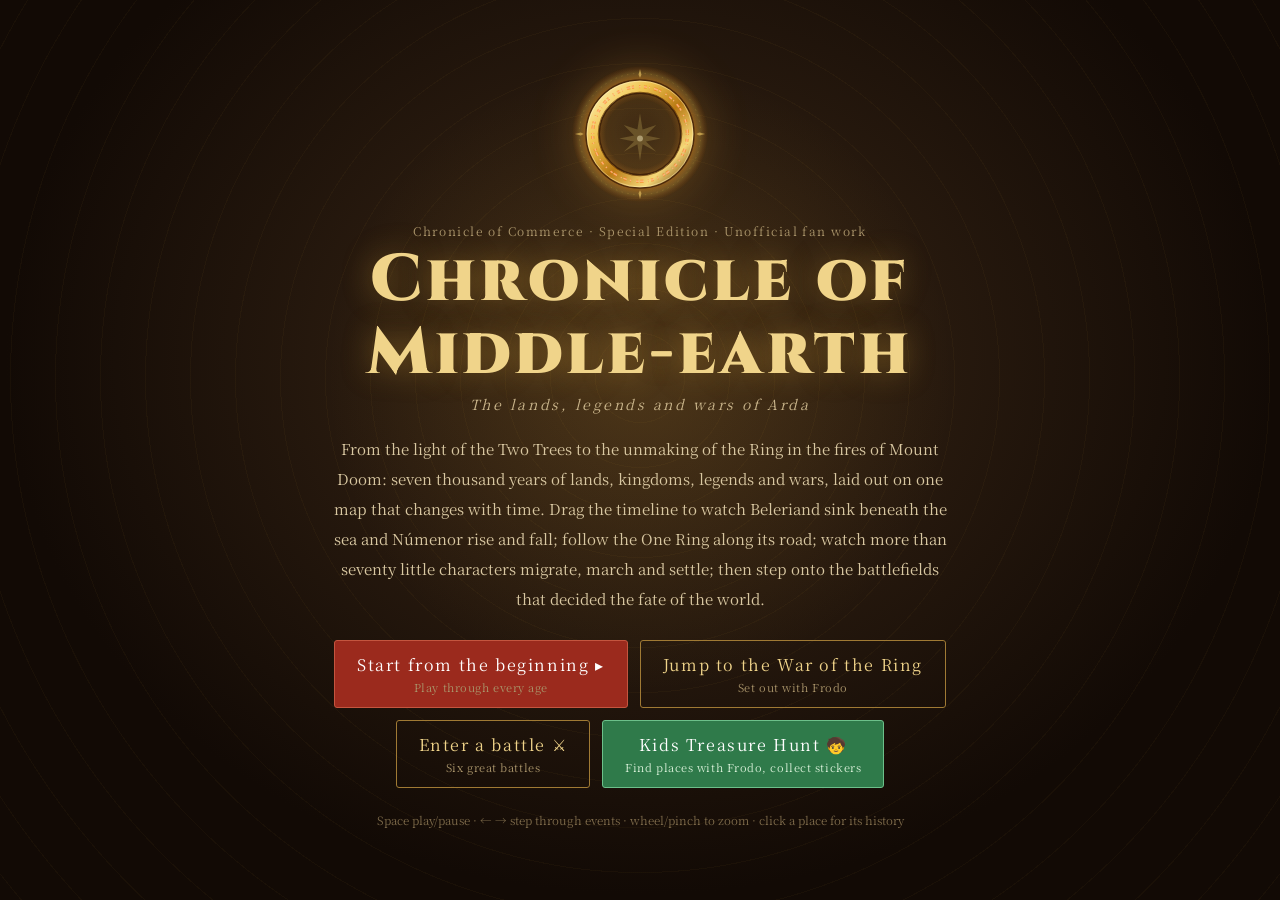
<file: middle-earth.html>
<!doctype html>
<html lang="zh-CN">
<head>
  <meta charset="utf-8" />
  <meta name="viewport" content="width=device-width, initial-scale=1, viewport-fit=cover" />
  <title>中洲纪年 · 指环王版</title>
  <meta name="description" content="可交互的中洲世界地图、编年史、传说导读与主要战役推演。非官方爱好者作品。" />
  <link rel="preconnect" href="https://fonts.googleapis.com" />
  <link rel="preconnect" href="https://fonts.gstatic.com" crossorigin />
  <link href="https://fonts.googleapis.com/css2?family=Cinzel:wght@400;700&family=IM+Fell+English:ital@0;1&family=Noto+Serif+SC:wght@400;600;900&display=swap" rel="stylesheet" />
  <link rel="stylesheet" href="css/me.css" />
  <script>
    (function () {
      var q = new URLSearchParams(location.search).get("lang"), m = null;
      try { m = localStorage.getItem("me-lang"); } catch (e) {}
      var l = q || m || (/^zh/i.test(navigator.language || "") ? "zh" : "en");
      l = l === "en" ? "en" : "zh"; window.ME_LANG = l;
      document.documentElement.lang = l === "en" ? "en" : "zh-CN";
      if (l === "en") document.write('<script src="js/me-en.js"><\/script>');
      var sq = new URLSearchParams(location.search).get("style"), sm = null;
      try { sm = localStorage.getItem("me-style"); } catch (e) {}
      var st = sq || sm; if (st !== "parch" && st !== "h3") st = "paint"; window.ME_STYLE = st;
      document.documentElement.classList.add("st-" + st);
    })();
  </script>
</head>
<body data-era="trees">
  <!-- 封面 -->
  <div id="intro" class="intro">
    <div class="intro-in">
      <div class="intro-ring" aria-hidden="true">
        <svg viewBox="-100 -100 200 200">
          <defs>
            <linearGradient id="ir-gold" x1="0" y1="0" x2="1" y2="1">
              <stop offset="0" stop-color="#fff4b8"/><stop offset=".28" stop-color="#f0c450"/>
              <stop offset=".55" stop-color="#b87a14"/><stop offset=".8" stop-color="#f6d878"/><stop offset="1" stop-color="#6e4208"/>
            </linearGradient>
            <radialGradient id="ir-glow" cx=".5" cy=".5" r=".5">
              <stop offset=".5" stop-color="#ff9a20" stop-opacity="0"/>
              <stop offset=".76" stop-color="#ff8a18" stop-opacity=".45"/>
              <stop offset=".9" stop-color="#ffcc50" stop-opacity=".2"/>
              <stop offset="1" stop-color="#ff6a00" stop-opacity="0"/>
            </radialGradient>
            <path id="ir-txt" d="M 0,-64 A 64,64 0 1,1 -0.1,-64" />
          </defs>
          <circle r="92" fill="url(#ir-glow)"/>
          <g class="ir-spin">
            <circle r="82" fill="none" stroke="rgba(240,196,80,.28)" stroke-width=".8" stroke-dasharray="2 6"/>
            <path d="M0,-88L2,-80L0,-76L-2,-80ZM0,88L2,80L0,76L-2,80ZM-88,0L-80,2L-76,0L-80,-2ZM88,0L80,2L76,0L80,-2Z" fill="#e8c060" opacity=".65"/>
          </g>
          <circle r="64" fill="none" stroke="#2a1204" stroke-width="20" opacity=".65"/>
          <circle r="64" fill="none" stroke="url(#ir-gold)" stroke-width="16"/>
          <circle r="71.5" fill="none" stroke="#fff6c8" stroke-width=".9" opacity=".65"/>
          <circle r="56.5" fill="none" stroke="#5a3006" stroke-width="1.2" opacity=".8"/>
          <circle r="64" fill="none" stroke="#fffae0" stroke-width="2" stroke-dasharray="1.5 5 4 3 1 6 5 2 3 7" opacity=".85" class="ir-runes"/>
          <circle r="64" fill="none" stroke="#ff6a10" stroke-width="4.5" stroke-dasharray="1.5 5 4 3 1 6 5 2 3 7" opacity=".45" class="ir-runes"/>
          <path d="M0,-28L3.5,-6L22,-12L8,2L28,6L8,10L22,24L3.5,14L0,36L-3.5,14L-22,24L-8,10L-28,6L-8,2L-22,-12L-3.5,-6Z" fill="#f6d878" opacity=".22"/>
          <circle cy="6" r="4" fill="#fff4c8" opacity=".45"/>
        </svg>
      </div>
      <p class="intro-k">商海时报 · 特别版 · 非官方爱好者作品</p>
      <h1>中洲纪年</h1>
      <p class="intro-en">A Chronicle of Middle-earth</p>
      <p class="intro-p">从双圣树的光，到魔戒在末日火山中熔化——七千多年的大陆、王国、传说与战争，铺在一张会随时间变化的地图上。拖动时间，看贝烈瑞安德沉入大海、努门诺尔升起又覆灭；跟着至尊戒走完它的路；看六十多位 Q 版人物在大陆上迁徙、远征、定居；走进战场，亲身经历那几场决定世界的战役。</p>
      <div class="intro-btns">
        <button data-start="begin" class="pri">从头开始 ▸<small>自动播放全部纪元</small></button>
        <button data-start="war">直接去魔戒大战<small>跟着弗罗多出发</small></button>
        <button data-start="battle">身临战场 ⚔<small>六场主要战役</small></button>
        <button data-start="kids" class="kid">小朋友寻宝 🧒<small>跟着弗罗多找地方、集贴纸</small></button>
      </div>
      <p class="intro-note">空格 播放/暂停 · ← → 逐个事件 · 滚轮/双指 缩放地图 · 点击地名查看历史</p>
    </div>
  </div>

  <header class="top">
    <a class="brand" href="index.html">商海时报</a>
    <b class="ttl">中洲纪年<small>指环王版</small></b>
    <nav>
      <a href="index.html">首页</a><a href="family.html">家族版</a><a href="fashion.html">时尚版</a>
    </nav>
    <button id="kidsBtn" class="lang kidb" aria-label="小朋友模式">🧒 小朋友</button>
    <button id="styleBtn" class="lang sty" aria-label="Map style / 地图风格"></button>
    <button id="langBtn" class="lang" aria-label="Language / 语言">EN</button>
    <button id="panelToggle" class="ptog" aria-label="切换侧栏">☰</button>
  </header>

  <main class="stage">
    <aside class="panel" id="panel">
      <div id="tabs" class="tabs" role="tablist">
        <button data-tab="chron" class="on">编年</button>
        <button data-tab="chars">人物</button>
        <button data-tab="legends">传说</button>
        <button data-tab="battles">战役</button>
      </div>
      <div class="pane" data-pane="chron"><div id="chron" class="chron"></div></div>
      <div class="pane" data-pane="chars" hidden><div id="chars" class="chars"></div></div>
      <div class="pane" data-pane="legends" hidden><div id="legends" class="legends"></div><div id="reader" class="reader" hidden></div></div>
      <div class="pane" data-pane="battles" hidden><div id="battles" class="battles"></div></div>
      <p class="disc">非官方爱好者作品，与托尔金遗产委员会、Middle-earth Enterprises、华纳兄弟等均无关联。地图为原创示意图、不按比例；文字为原创中文概述。</p>
    </aside>

    <div class="mapwrap">
      <svg id="map" xmlns="http://www.w3.org/2000/svg" preserveAspectRatio="xMidYMid slice" role="img" aria-label="中洲地图"></svg>
      <div id="mini" class="h3mini" aria-label="小地图"></div>
      <div class="mapframe" aria-hidden="true"><i class="c tl"></i><i class="c tr"></i><i class="c bl"></i><i class="c br"></i></div>
      <svg class="compass" viewBox="-60 -60 120 120" aria-hidden="true">
        <circle r="48" fill="rgba(239,228,200,.35)" stroke="#5a4326" stroke-width="1.2"/>
        <circle r="44" fill="none" stroke="#5a4326" stroke-width=".6"/>
        <circle r="41" fill="none" stroke="#5a4326" stroke-width="1.8" stroke-dasharray=".8 2.78"/>
        <circle r="34" fill="none" stroke="#8a6a3a" stroke-width=".6" stroke-dasharray="2 2"/>
        <g opacity=".65">
          <path d="M0,-38L2.2,-4L0,0ZM38,0L4,2.2L0,0ZM0,38L-2.2,4L0,0ZM-38,0L-4,-2.2L0,0Z" fill="#7a5a32" transform="rotate(22.5)"/>
          <path d="M0,-38L-2.2,-4L0,0ZM38,0L4,-2.2L0,0ZM0,38L2.2,4L0,0ZM-38,0L-4,2.2L0,0Z" fill="#d8c498" stroke="#5a4326" stroke-width=".4" transform="rotate(22.5)"/>
          <path d="M0,-38L2.2,-4L0,0ZM38,0L4,2.2L0,0ZM0,38L-2.2,4L0,0ZM-38,0L-4,-2.2L0,0Z" fill="#7a5a32" transform="rotate(67.5)"/>
          <path d="M0,-38L-2.2,-4L0,0ZM38,0L4,-2.2L0,0ZM0,38L2.2,4L0,0ZM-38,0L-4,2.2L0,0Z" fill="#d8c498" stroke="#5a4326" stroke-width=".4" transform="rotate(67.5)"/>
        </g>
        <g transform="rotate(45)">
          <path d="M0,-34L4,-4L0,0ZM34,0L4,4L0,0ZM0,34L-4,4L0,0ZM-34,0L-4,-4L0,0Z" fill="#9a3a2a"/>
          <path d="M0,-34L-4,-4L0,0ZM34,0L4,-4L0,0ZM0,34L4,4L0,0ZM-34,0L-4,4L0,0Z" fill="#e2c896" stroke="#5a4326" stroke-width=".5"/>
        </g>
        <path d="M0,-47L5.5,-6L0,0ZM47,0L6,5.5L0,0ZM0,47L-5.5,6L0,0ZM-47,0L-6,-5.5L0,0Z" fill="#4a341c"/>
        <path d="M0,-47L-5.5,-6L0,0ZM47,0L6,-5.5L0,0ZM0,47L5.5,6L0,0ZM-47,0L-6,5.5L0,0Z" fill="#f4e8c8" stroke="#4a341c" stroke-width=".6"/>
        <path d="M0,-53L3,-46L0,-48L-3,-46Z" fill="#c99a2e" stroke="#4a341c" stroke-width=".4"/>
        <circle r="6.5" fill="#4a341c"/><circle r="4.5" fill="#d8a838" stroke="#fff2b8" stroke-width=".5"/><circle r="1.6" fill="#4a341c"/>
        <text y="-50" text-anchor="middle" font-size="8.5" font-weight="700" font-family="Cinzel,serif" fill="#4a341c">N</text>
        <text y="56" text-anchor="middle" font-size="6.5" font-family="Cinzel,serif" fill="#6b5232">S</text>
        <text x="53" y="2.5" text-anchor="middle" font-size="6.5" font-family="Cinzel,serif" fill="#6b5232">E</text>
        <text x="-53" y="2.5" text-anchor="middle" font-size="6.5" font-family="Cinzel,serif" fill="#6b5232">W</text>
      </svg>
      <div class="zoom"><button id="zin" aria-label="放大">＋</button><button id="zout" aria-label="缩小">－</button><button id="zfit" aria-label="本纪元全图">⌂</button></div>
      <div class="legend-key"><span class="k-elf">▲ 精灵</span><span class="k-man">■ 人类</span><span class="k-dwarf">◆ 矮人</span><span class="k-hob">● 霍比特</span><span class="k-dark">✕ 暗影</span><span class="k-ring">◉ 至尊戒</span></div>
      <div id="scalebar" class="scalebar"><i></i><b></b></div>
      <div id="eraFlash" class="era-flash"></div>
      <div id="follow" class="follow" hidden></div>
      <div id="toast" class="toast"></div>
      <div id="debut" class="debut-box" aria-live="polite"></div>
      <div id="card" class="card" hidden></div>
    </div>
  </main>

  <footer id="tm" class="tm">
    <div class="tm-ctl">
      <button id="tmPrev" aria-label="上一个事件">‹</button>
      <button id="tmPlay" class="play" aria-label="播放"></button>
      <button id="tmNext" aria-label="下一个事件">›</button>
      <button id="tmSpeed" class="spd">1×</button>
      <div class="tm-date"><b id="tmDate"></b><span id="tmEra"></span><em id="tmCal"></em></div>
    </div>
    <div id="tmTrack" class="tm-track">
      <div id="tmBands" class="tm-bands"></div>
      <div class="tm-rail"><div id="tmFill" class="tm-fill"></div></div>
      <div id="tmTicks" class="tm-ticks"></div>
      <div id="tmThumb" class="tm-thumb"></div>
      <div id="tmHover" class="tm-hover"></div>
    </div>
  </footer>

  <!-- 战场 -->
  <section id="battle" class="battle" hidden>
    <div class="b-top">
      <div><b id="bTitle"></b><span id="bEn"></span></div>
      <div class="b-ctl"><span id="bK"></span><button id="bAuto">自动推进</button><button id="bSound">声音 关</button><button id="bClose" aria-label="关闭">×</button></div>
    </div>
    <div class="b-body">
      <div class="b-field">
        <svg id="bsvg" xmlns="http://www.w3.org/2000/svg" preserveAspectRatio="xMidYMid meet"></svg>
        <div id="bOverlay" class="b-overlay"></div>
        <div id="bBanner" class="b-banner" hidden></div>
        <div id="bTactics" class="b-tactics" hidden></div>
        <div class="b-key"><span class="w">■ 西方/自由人民</span><span class="e">■ 黑暗势力</span><span class="y">★ 你（点击友军随行 · 点击敌军突击）</span></div>
      </div>
      <div class="b-side">
        <div id="bDots" class="b-dots"></div>
        <div id="bText" class="b-text"></div>
      </div>
    </div>
  </section>

  <!-- 关键时刻 -->
  <section id="moment" class="moment" hidden></section>

  <script src="js/me-world.js"></script>
  <script src="js/me-data.js"></script>
  <script src="js/me-battles.js"></script>
  <script src="js/me-chars.js"></script>
  <script src="js/me-portrait.js"></script>
  <script src="js/me-deco.js"></script>
  <script src="js/me-h3.js"></script>
<script src="js/me-models.js"></script>
<script src="js/me-relief.js"></script>
  <script src="js/me-life.js"></script>
  <script src="js/me-bio.js"></script>
  <script src="js/me-legends.js"></script>
  <script src="js/me-moments.js"></script>
  <script src="js/me-scene.js"></script>
  <script src="js/me-i18n.js"></script>
  <script src="js/me.js"></script>
  <script src="js/me-kids.js"></script>
</body>
</html>
</file>
<file: css/me.css>
/* 中洲纪年 · 羊皮纸与墨 */
:root {
  --paper: #efe4c8; --paper2: #e5d6b2; --ink: #3a2a18; --ink2: #6b5232; --muted: #8a7353;
  --red: #9b2a1d; --gold: #c99a2e; --elf: #3f6d8c; --man: #7a3b2a; --dwarf: #6a5a3c; --hob: #5f7a33; --dark: #2a1a14; --ring: #c99a2e;
  --sea: #c9cdbf; --land: #ecdfbf;
  --serif: "Noto Serif SC", "Songti SC", serif; --fell: "IM Fell English", "Noto Serif SC", serif; --cinzel: "Cinzel", "Noto Serif SC", serif;
  --top: 46px; --tmh: 78px; --pw: 380px;
}
* { box-sizing: border-box; }
html, body { margin: 0; height: 100%; overflow: hidden; }
body { background: #d9caa4; color: var(--ink); font-family: var(--serif); -webkit-font-smoothing: antialiased; }
button { font: inherit; color: inherit; cursor: pointer; }
[hidden] { display: none !important; }

/* ——顶栏—— */
.top { position: fixed; inset: 0 0 auto 0; height: var(--top); display: flex; align-items: center; gap: 16px; padding: 0 16px; background: var(--dark); color: #e9dcbc; z-index: 30; border-bottom: 2px solid var(--gold); }
.top .brand { font-family: var(--serif); font-weight: 900; color: #e9dcbc; text-decoration: none; letter-spacing: .1em; font-size: 14px; opacity: .8; }
.top .ttl { font-family: var(--cinzel); font-size: 18px; letter-spacing: .12em; color: var(--gold); }
.top .ttl small { font-family: var(--serif); font-size: 11px; color: #cdbb92; margin-left: 8px; letter-spacing: .2em; }
.top nav { margin-left: auto; display: flex; gap: 14px; font-size: 13px; }
.top nav a { color: #cdbb92; text-decoration: none; } .top nav a:hover { color: #fff; }
.ptog { display: inline-flex; align-items: center; justify-content: center; background: none; border: 1px solid #8a6a3a; color: var(--gold); border-radius: 12px; padding: 2px 10px; font-size: 13px; }
.ptog:hover { background: rgba(201, 166, 64, .15); color: #fff; }
@media (min-width: 861px) {
  body.panel-shut .panel { display: none; }
}

/* ——主区—— */
.stage { position: fixed; top: var(--top); bottom: var(--tmh); left: 0; right: 0; display: flex; }
.panel { width: var(--pw); flex: none; background: var(--paper); border-right: 1px solid #b9a37a; display: flex; flex-direction: column; min-height: 0; box-shadow: 4px 0 18px rgba(60, 40, 10, .18); z-index: 5; }
.mapwrap { position: relative; flex: 1; min-width: 0; overflow: hidden; background: var(--sea); }
#map { width: 100%; height: 100%; display: block; touch-action: none; cursor: grab; user-select: none; }
#map:active { cursor: grabbing; }

/* ——地图元素—— */
.sea { fill: var(--sea); } .sea-h { stroke: #9ea596; stroke-width: 1; fill: none; }
.land { fill: var(--land); }
.coastline { fill: none; stroke: #5a4326; stroke-width: 1.4; }
.land.coastline { fill: var(--land); }
.ripple { fill: none; stroke: #8e9886; } .ripple.r0 { opacity: .12; } .ripple.r1 { opacity: .18; } .ripple.r2 { opacity: .3; }
.paper { mix-blend-mode: multiply; }
.era-layer { transition: opacity 2.6s ease, transform 4s ease; transform-origin: -250px 200px; }
.bel.gone { opacity: 0; transform: translateY(18px) scale(.985); pointer-events: none; }
.nu { transform-origin: -430px 600px; } .nu.gone { opacity: 0; transform: scale(.9); pointer-events: none; }
.lake { fill: #bcc6bb; stroke: #5a4326; stroke-width: .9; }
.river { fill: none; stroke: #6f8a96; stroke-linecap: round; opacity: .85; }
.trees { fill: #7f8a55; stroke: #4c5530; stroke-width: .5; opacity: .85; }
.trees.gold { fill: #c9a640; stroke: #7d6420; }
.mt { fill: #e8d8b0; stroke: #5a4326; stroke-width: .9; stroke-linejoin: round; }
.mt-h { fill: none; stroke: #5a4326; stroke-width: .5; opacity: .6; }
.mts.dark .mt { fill: #a8957a; stroke: #2e2015; } .mts.dark .mt-h { stroke: #2e2015; }
.mt.big { fill: #ddc9a0; stroke-width: 1.2; }
.peak.fire .mt { fill: #7a4a33; stroke: #2a1408; }
.ember { fill: #ff7a2a; opacity: .75; animation: ember 3.2s ease-in-out infinite; }
@keyframes ember { 50% { opacity: 1; fill: #ffb03a; } }

.realm { opacity: 0; transition: opacity 1.4s; pointer-events: none; } .realm.on { opacity: 1; }
.rg-elf { stop-color: #4b84ad; } .rg-man { stop-color: #a8483a; } .rg-dwarf { stop-color: #8a6a3a; } .rg-dark { stop-color: #1d0e08; } .rg-rohan { stop-color: #5f8a3a; }
.realm-n { font-family: var(--serif); font-weight: 600; text-anchor: middle; font-size: calc(11px * var(--k, 1)); letter-spacing: .25em; opacity: .7; paint-order: stroke; stroke: rgba(236, 223, 191, .7); stroke-width: calc(3px * var(--k, 1)); }
.realm-n.c-elf { fill: #2a5574; } .realm-n.c-man { fill: #7a2b20; } .realm-n.c-dwarf { fill: #5a4426; } .realm-n.c-dark { fill: #1a0c06; } .realm-n.c-rohan { fill: #3e5e22; }
.realm.soft .realm-n { display: none; }

.sc { transform: scale(var(--k, 1)); }
.lbl .sc { transform: scale(calc(.45 + var(--k, 1) * .55)); }
.lbl { transition: opacity .8s; pointer-events: none; } .lbl.off { opacity: 0; }
.lbl-n { font-family: var(--serif); font-weight: 600; font-size: calc(var(--fs) * 1px); text-anchor: middle; fill: #5a4326; letter-spacing: .3em; opacity: .75; }
.lbl-en { font-family: var(--cinzel); font-size: calc(var(--fs) * .45px); text-anchor: middle; fill: #7a6040; letter-spacing: .35em; opacity: .7; }
.lbl-n.it { font-style: italic; font-weight: 400; letter-spacing: .15em; text-anchor: start; fill: #6b5232; }
.sea-l .lbl-n { fill: #4e6268; font-style: italic; } .sea-l .lbl-en { fill: #5c7074; }
#map.far .mt-l { display: none; }
.edge-n { font-family: var(--serif); font-size: 13px; fill: #4e6268; font-style: italic; }
.edge-en { font-family: var(--cinzel); font-size: 8px; fill: #5c7074; letter-spacing: .3em; }

.pl { cursor: pointer; transition: opacity .6s; } .pl.off { opacity: 0; pointer-events: none; }
#map.far .pl.minor { display: none; }
.pl .ic { stroke: #f4ead0; stroke-width: 1.2; }
.pl.k-elf .ic { fill: var(--elf); } .pl.k-man .ic { fill: var(--man); } .pl.k-dwarf .ic { fill: var(--dwarf); } .pl.k-hob .ic { fill: var(--hob); } .pl.k-site .ic { fill: #6b5232; }
.pl.k-dark .ic { stroke: var(--dark); stroke-width: 2.4; fill: none; }
.pl.dk .ic { fill: var(--dark); } .pl.dk .pl-n { fill: #2a1a14; }
.ruinx { stroke: var(--red); stroke-width: 1.4; display: none; } .pl.ruin .ruinx { display: inline; } .pl.ruin .ic { opacity: .45; } .pl.ruin .pl-n { fill: #8a7353; font-style: italic; }
.pl-n { font-family: var(--serif); font-size: 11px; fill: var(--ink); font-weight: 600; paint-order: stroke; stroke: rgba(240, 230, 204, .9); stroke-width: 3px; stroke-linejoin: round; }
.pl.minor .pl-n { font-size: 9.5px; font-weight: 400; }
.pl:hover .pl-n { fill: var(--red); }

.jpath { fill: none; stroke-width: 2.2; stroke-dasharray: 5 4; stroke-linecap: round; opacity: .95; }
.jpath.done { opacity: .5; }
.jdot { stroke: #fff; stroke-width: 1.5; }
.jname { font-size: 10.5px; font-weight: 600; paint-order: stroke; stroke: rgba(240, 230, 204, .92); stroke-width: 3px; }
.ring-glow { fill: #ffd25a; opacity: .55; animation: rg 2.2s ease-in-out infinite; }
@keyframes rg { 50% { opacity: .9; } }
.ring-o { fill: none; stroke: #c99a2e; stroke-width: 2.2; }
.ring-n { font-family: var(--serif); font-size: 10px; fill: #8a6410; font-weight: 600; paint-order: stroke; stroke: rgba(255, 245, 210, .9); stroke-width: 3px; }
.pulse circle { fill: none; stroke: var(--red); stroke-width: 2; animation: pulse 2.4s ease-out forwards; }
.pulse .p2 { animation-delay: .5s; opacity: 0; }
.pulse.k-elf circle { stroke: var(--elf); } .pulse.k-ring circle { stroke: var(--gold); stroke-width: 3; } .pulse.k-hob circle { stroke: var(--hob); } .pulse.k-dwarf circle { stroke: var(--dwarf); }
@keyframes pulse { 0% { r: 3; opacity: 1; } 100% { r: 34; opacity: 0; } }

/* 纪元色调 */
body[data-era="trees"] .mapwrap { filter: sepia(.25) brightness(.97); }
body[data-era="war"] .mapwrap::after { content: ""; position: absolute; inset: 0; pointer-events: none; background: radial-gradient(ellipse at 78% 62%, rgba(40, 10, 0, .28), transparent 55%); }

.zoom { position: absolute; right: 14px; top: 14px; display: flex; flex-direction: column; gap: 4px; z-index: 3; }
.zoom button { width: 32px; height: 32px; background: rgba(239, 228, 200, .92); border: 1px solid #8a7353; border-radius: 4px; font-size: 16px; }
.legend-key { position: absolute; right: 14px; bottom: 12px; display: flex; gap: 10px; flex-wrap: wrap; justify-content: flex-end; font-size: 11px; background: rgba(239, 228, 200, .85); padding: 4px 10px; border-radius: 3px; border: 1px solid #b9a37a; z-index: 3; }
.legend-key .k-elf { color: var(--elf); } .legend-key .k-man { color: var(--man); } .legend-key .k-dwarf { color: var(--dwarf); } .legend-key .k-hob { color: var(--hob); } .legend-key .k-dark { color: var(--dark); } .legend-key .k-ring { color: #a07a14; }

.era-flash { position: absolute; left: 50%; top: 36%; transform: translate(-50%, -50%); font-family: var(--serif); font-weight: 900; font-size: clamp(22px, 3.4vw, 40px); letter-spacing: .3em; color: #3a2a18; text-shadow: 0 0 18px #f4ead0, 0 0 4px #f4ead0; opacity: 0; pointer-events: none; white-space: nowrap; z-index: 4; }
.era-flash.on { animation: eflash 3.6s ease forwards; }
@keyframes eflash { 0% { opacity: 0; letter-spacing: .6em; } 20%, 70% { opacity: 1; letter-spacing: .3em; } 100% { opacity: 0; } }

.toast { position: absolute; left: 18px; top: 16px; width: min(360px, calc(100% - 80px)); background: rgba(244, 236, 214, .97); border: 1px solid #a88f63; border-left: 4px solid var(--red); padding: 12px 16px 12px; box-shadow: 0 8px 26px rgba(50, 30, 5, .25); opacity: 0; transform: translateY(-8px); transition: opacity .4s, transform .4s; pointer-events: none; z-index: 4; }
.toast.on { opacity: 1; transform: none; pointer-events: auto; }
.toast.k-elf { border-left-color: var(--elf); } .toast.k-ring { border-left-color: var(--gold); } .toast.k-hob { border-left-color: var(--hob); } .toast.k-dwarf { border-left-color: var(--dwarf); } .toast.k-dark { border-left-color: var(--dark); }
.ts-d { font-size: 11px; color: var(--muted); letter-spacing: .1em; }
.toast b { display: block; font-size: 17px; margin: 3px 0 4px; }
.toast p { margin: 0; font-size: 13px; line-height: 1.7; color: #4a3820; }
.go-b { margin-top: 10px; background: var(--dark); color: #f0d48a; border: 0; padding: 6px 14px; border-radius: 3px; font-size: 13px; letter-spacing: .1em; }
.go-b:hover { background: var(--red); color: #fff; }
.go-b.wide { display: block; width: 100%; margin-top: 16px; padding: 10px; }

.card { position: absolute; right: 60px; top: 14px; width: min(320px, calc(100% - 90px)); max-height: 60%; overflow: auto; background: #f4ecd6; border: 1px solid #a88f63; padding: 14px 16px; box-shadow: 0 8px 26px rgba(50, 30, 5, .25); z-index: 4; }
.card .x { position: absolute; right: 8px; top: 4px; background: none; border: 0; font-size: 20px; color: var(--muted); }
.pc-k { font-size: 11px; color: var(--muted); font-family: var(--fell); }
.card h3 { margin: 2px 0 8px; font-size: 20px; }
.pc-d { margin: 0 0 10px; font-size: 13.5px; line-height: 1.75; color: var(--ink); }
.pc-ev { list-style: none; padding: 0; margin: 0; font-size: 13px; }
.pc-ev li { padding: 6px 0; border-top: 1px dotted #b9a37a; cursor: pointer; } .pc-ev li:hover { color: var(--red); }
.pc-ev b { display: block; font-size: 11px; color: var(--muted); font-weight: 400; }
.muted { color: var(--muted); font-size: 13px; }

/* ——侧栏—— */
.tabs { display: flex; border-bottom: 1px solid #b9a37a; flex: none; }
.tabs button { flex: 1; background: none; border: 0; padding: 12px 0 10px; font-weight: 600; letter-spacing: .4em; color: var(--muted); border-bottom: 3px solid transparent; }
.tabs button.on { color: var(--red); border-bottom-color: var(--red); }
.p-search { position: relative; padding: 8px 14px 6px; border-bottom: 1px solid #cdb98f; flex: none; background: rgba(255, 248, 230, .45); }
.p-search input { width: 100%; padding: 6px 11px; border: 1px solid #bfa87c; border-radius: 14px; background: rgba(255, 252, 242, .9); color: var(--ink); font: 12.5px var(--serif); outline: none; transition: border-color .2s, box-shadow .2s; }
.p-search input:focus { border-color: var(--red); box-shadow: 0 0 0 2px rgba(155, 42, 29, .15); }
.p-res { position: absolute; left: 10px; right: 10px; top: calc(100% + 2px); max-height: 360px; overflow: auto; background: #faf3e0; border: 1px solid #a88f63; border-radius: 6px; box-shadow: 0 10px 26px rgba(40, 20, 0, .28); padding: 6px 8px; z-index: 12; }
.pr-g { margin-bottom: 6px; } .pr-g:last-child { margin-bottom: 0; }
.pr-g > b { display: block; font-size: 10.5px; color: var(--muted); letter-spacing: .15em; padding: 2px 6px; border-bottom: 1px dotted #d9c9a4; }
.pr-g button { display: flex; align-items: baseline; justify-content: space-between; gap: 8px; width: 100%; text-align: left; background: none; border: 0; padding: 5px 6px; font-size: 13px; color: var(--ink); border-radius: 4px; }
.pr-g button:hover { background: rgba(155, 42, 29, .08); color: var(--red); }
.pr-g button small { font-size: 11px; color: var(--muted); font-family: var(--fell); white-space: nowrap; overflow: hidden; text-overflow: ellipsis; max-width: 55%; }
.pane { flex: 1; min-height: 0; overflow: auto; padding: 4px 16px 16px; scrollbar-width: thin; }
.disc { flex: none; margin: 0; padding: 8px 16px 10px; font-size: 10.5px; line-height: 1.6; color: var(--muted); border-top: 1px solid #cdb98f; }
.ch-era { position: sticky; top: -4px; background: var(--paper); margin: 0; padding: 14px 0 6px; font-size: 15px; letter-spacing: .25em; border-bottom: 2px solid var(--c); z-index: 1; }
.ch-era small { font-family: var(--fell); font-style: italic; font-weight: 400; color: var(--muted); letter-spacing: 0; margin-left: 10px; font-size: 12px; }
.chron ul { list-style: none; margin: 0; padding: 0; }
.chron li { position: relative; display: flex; align-items: baseline; gap: 10px; padding: 7px 4px 7px 14px; border-bottom: 1px dotted #cdb98f; cursor: pointer; font-size: 13.5px; }
.chron li::before { content: ""; position: absolute; left: 2px; top: 13px; width: 6px; height: 6px; border-radius: 50%; background: #b9a37a; }
.chron li.k-elf::before { background: var(--elf); } .chron li.k-man::before { background: var(--man); } .chron li.k-dwarf::before { background: var(--dwarf); } .chron li.k-hob::before { background: var(--hob); } .chron li.k-dark::before { background: var(--dark); } .chron li.k-ring::before { background: var(--gold); box-shadow: 0 0 0 2px rgba(201, 154, 46, .3); } .chron li.k-war::before { background: var(--red); }
.chron li .d { flex: none; width: 92px; font-size: 11px; color: var(--muted); }
.chron li b { font-weight: 600; flex: 1; }
.chron li.past { color: #8a7353; } .chron li.past b { font-weight: 400; }
.chron li.cur { background: rgba(155, 42, 29, .08); color: var(--ink); } .chron li.cur b { color: var(--red); font-weight: 600; }
.chron li:hover b { color: var(--red); }
.mini { flex: none; background: none; border: 1px solid #b9a37a; border-radius: 3px; padding: 0 6px; font-size: 12px; color: var(--ink2); margin: 0; }
.mini:hover { background: var(--dark); color: #f0d48a; }
.hint { font-size: 12.5px; color: var(--muted); line-height: 1.7; margin: 12px 0; }

.lg-card, .bt-card { display: grid; grid-template-columns: 1fr auto; gap: 2px 10px; width: 100%; text-align: left; background: #f6eedb; border: 1px solid #c9b48a; border-radius: 4px; padding: 12px 14px; margin-bottom: 10px; transition: transform .2s, box-shadow .2s; }
.lg-card:hover, .bt-card:hover { transform: translateY(-2px); box-shadow: 0 6px 16px rgba(60, 40, 10, .18); border-color: var(--red); }
.lg-card b, .bt-card b { grid-column: 1; font-size: 17px; }
.lg-card i, .bt-card i { grid-column: 1; font-family: var(--fell); font-size: 12.5px; color: var(--muted); }
.lg-y, .bt-y { grid-column: 1 / -1; font-size: 10.5px; color: var(--red); letter-spacing: .2em; }
.lg-s { grid-column: 1 / -1; font-size: 12.5px; color: #5a4326; line-height: 1.6; margin-top: 4px; }
.lg-n { grid-row: 2; grid-column: 2; font-size: 11px; color: var(--muted); align-self: center; }
.bt-card { background: linear-gradient(135deg, #2c1d14, #3d2a1c); color: #ecdcb6; border-color: #5a4326; }
.bt-card i { color: #b9a37a; } .bt-card .bt-y { color: #e0a85a; }
.bt-s { grid-column: 1 / -1; font-size: 12.5px; margin-top: 4px; }
.bt-s .w { color: #9cc3e0; font-style: normal; } .bt-s .e { color: #ef8a6a; font-style: normal; }
.bt-go { grid-row: 2; grid-column: 2; font-size: 12px; color: #f0d48a; align-self: center; }

.rd-back { background: none; border: 0; color: var(--muted); padding: 10px 0; font-size: 13px; }
.rd-head { text-align: center; border-bottom: 1px solid #cdb98f; padding-bottom: 10px; }
.rd-head i { font-family: var(--fell); color: var(--muted); font-size: 13px; }
.rd-head h3 { margin: 2px 0 4px; font-size: 24px; letter-spacing: .15em; }
.rd-head p { margin: 0; font-size: 12.5px; color: var(--ink2); }
.rd-dots { list-style: none; display: flex; justify-content: center; gap: 6px; padding: 0; margin: 12px 0; flex-wrap: wrap; }
.rd-dots button { width: 10px; height: 10px; border-radius: 50%; border: 1px solid var(--ink2); background: none; padding: 0; }
.rd-dots button.past { background: #b9a37a; } .rd-dots button.on { background: var(--red); border-color: var(--red); transform: scale(1.3); }
.rd-beat { animation: fadein .6s ease; }
@keyframes fadein { from { opacity: 0; transform: translateY(6px); } }
.rd-d { font-size: 11.5px; color: var(--red); letter-spacing: .12em; }
.rd-beat h4 { font-size: 21px; margin: 6px 0 10px; }
.rd-beat p { font-size: 15px; line-height: 2; margin: 0; text-align: justify; }
.rd-beat p::first-letter { font-size: 2.2em; float: left; line-height: 1; margin: 4px 6px 0 0; color: var(--red); font-weight: 900; }
.rd-nav { display: flex; align-items: center; justify-content: space-between; margin-top: 18px; }
.rd-nav button { background: none; border: 1px solid #a88f63; padding: 7px 14px; border-radius: 3px; font-size: 13px; }
.rd-nav button.pri, .pri { background: var(--red); color: #fff; border-color: var(--red); }
.rd-k { font-size: 12px; color: var(--muted); }

/* ——时光机—— */
.tm { position: fixed; left: 0; right: 0; bottom: 0; height: var(--tmh); background: var(--dark); color: #e9dcbc; display: flex; align-items: center; gap: 16px; padding: 0 18px 0 12px; z-index: 20; border-top: 2px solid var(--gold); padding-bottom: env(safe-area-inset-bottom); }
.tm-ctl { display: flex; align-items: center; gap: 6px; flex: none; }
.tm-ctl button { background: none; border: 1px solid #6b5232; border-radius: 4px; height: 32px; min-width: 32px; color: #e9dcbc; font-size: 16px; }
.tm-ctl .play { width: 42px; height: 42px; border-radius: 50%; border-color: var(--gold); position: relative; }
.tm-ctl .play::before { content: ""; position: absolute; left: 16px; top: 12px; border-left: 13px solid var(--gold); border-top: 9px solid transparent; border-bottom: 9px solid transparent; }
.tm-ctl .play.on::before { left: 14px; top: 13px; width: 4px; height: 16px; border: 0; background: var(--gold); box-shadow: 8px 0 0 var(--gold); }
.tm-ctl .spd { font-size: 12px; width: 38px; }
.tm-date { margin-left: 8px; width: 230px; }
.tm-date b { display: block; font-size: 16px; color: #f0d48a; white-space: nowrap; }
.tm-date span { font-size: 11px; color: #a9946a; font-family: var(--fell); }
.tm-track { position: relative; flex: 1; height: 54px; cursor: pointer; touch-action: none; }
.tm-bands { position: absolute; left: 0; right: 0; top: 0; height: 18px; }
.band { position: absolute; top: 0; height: 18px; background: color-mix(in srgb, var(--c) 40%, transparent); border: 0; border-right: 1px solid #1a100a; font-size: 10.5px; color: #e9dcbc; overflow: hidden; white-space: nowrap; padding: 0 4px; letter-spacing: .1em; }
.band.cur { background: var(--c); color: #fff; }
.tm-rail { position: absolute; left: 0; right: 0; top: 30px; height: 4px; background: #4a3a28; border-radius: 2px; }
.tm-fill { height: 100%; background: linear-gradient(90deg, #8a6a2a, var(--gold)); border-radius: 2px; }
.tm-ticks { position: absolute; left: 0; right: 0; top: 22px; height: 20px; }
.tick { position: absolute; top: 4px; width: 2px; height: 12px; margin-left: -1px; background: #8a7353; cursor: pointer; }
.tick.past { background: #d9c38a; }
.tick.k-ring { background: var(--gold); }
.tick.b { top: 0; height: 20px; width: 3px; background: #c4553f; }
.tick:hover { transform: scaleY(1.5); background: #fff; }
.tm-thumb { position: absolute; top: 22px; width: 4px; height: 20px; margin-left: -2px; background: #fff; box-shadow: 0 0 10px var(--gold); border-radius: 2px; pointer-events: none; }
.tm-hover { position: absolute; bottom: -2px; transform: translateX(-50%); font-size: 10.5px; color: #cdbb92; white-space: nowrap; pointer-events: none; }

/* ——封面—— */
.intro { position: fixed; inset: 0; z-index: 50; display: grid; place-items: center; background: radial-gradient(ellipse at 50% 40%, #3a2716, #120a05 70%); color: #ecdcb6; transition: opacity .9s; padding: 20px; overflow: auto; }
.intro.gone { opacity: 0; pointer-events: none; }
.intro-in { max-width: 720px; text-align: center; position: relative; }
.intro-ring { width: 148px; height: 148px; margin: 0 auto 14px; animation: rg 3.2s ease-in-out infinite; }
.intro-ring svg { width: 100%; height: 100%; display: block; overflow: visible; filter: drop-shadow(0 0 24px rgba(255, 180, 60, .45)); }
.ir-spin { animation: irspin 48s linear infinite; transform-origin: 0 0; }
.ir-runes { animation: irpulse 3.6s ease-in-out infinite; }
@keyframes irspin { to { transform: rotate(360deg); } }
@keyframes irpulse { 0%, 100% { opacity: .55; filter: drop-shadow(0 0 2px #ff8a20); } 50% { opacity: 1; filter: drop-shadow(0 0 8px #ffd060); } }
.intro-k { font-size: 12px; letter-spacing: .3em; color: #a9946a; margin: 0; }
.intro h1 { font-size: clamp(44px, 9vw, 84px); margin: 6px 0 0; letter-spacing: .25em; font-weight: 900; color: #f0d48a; text-shadow: 0 0 30px rgba(240, 180, 60, .35); }
.intro-en { font-family: var(--cinzel); letter-spacing: .4em; color: #c9b48a; margin: 4px 0 20px; font-size: 14px; }
.intro-p { font-size: 15px; line-height: 2; color: #d9c8a2; margin: 0 auto 26px; max-width: 620px; }
.intro-btns { display: flex; gap: 12px; justify-content: center; flex-wrap: wrap; }
.intro-btns button { background: transparent; border: 1px solid #a07a34; color: #f0d48a; padding: 12px 22px; border-radius: 3px; font-size: 16px; letter-spacing: .1em; min-width: 180px; transition: background .2s; }
.intro-btns button small { display: block; font-size: 11px; color: #a9946a; letter-spacing: .05em; margin-top: 3px; }
.intro-btns button.pri { background: #9b2a1d; border-color: #c4553f; color: #fff; }
.intro-btns button:hover { background: rgba(201, 154, 46, .2); }
.intro-btns button.pri:hover { background: #b5331f; }
.intro-note { font-size: 11.5px; color: #7d6a4a; margin-top: 24px; }

/* ======================= 战场 ======================= */
.battle { position: fixed; inset: 0; z-index: 40; background: #120b07; color: #e9dcbc; display: flex; flex-direction: column; animation: fadein .5s; }
.battle.quake .b-field { animation: quake .9s linear 2; }
@keyframes quake { 10%, 50%, 90% { transform: translate(-4px, 2px); } 30%, 70% { transform: translate(4px, -2px); } }
.b-top { flex: none; display: flex; align-items: center; justify-content: space-between; padding: 10px 18px; border-bottom: 1px solid #4a3522; gap: 10px; }
.b-top b { font-size: 20px; letter-spacing: .2em; color: #f0d48a; }
.b-top span#bEn { font-family: var(--fell); font-style: italic; color: #a9946a; margin-left: 12px; font-size: 13px; }
.b-ctl { display: flex; align-items: center; gap: 8px; font-size: 12px; color: #a9946a; }
.b-ctl button { background: none; border: 1px solid #5a4326; color: #cdbb92; border-radius: 3px; padding: 4px 10px; font-size: 12px; }
.b-ctl button.on { background: #9b2a1d; border-color: #9b2a1d; color: #fff; }
#bClose { font-size: 18px; padding: 0 10px; }
.b-body { flex: 1; min-height: 0; display: flex; }
.b-field { flex: 1; min-width: 0; position: relative; background: #1d140d; }
#bsvg { width: 100%; height: 100%; display: block; }
.b-side { width: 400px; flex: none; display: flex; flex-direction: column; border-left: 1px solid #4a3522; background: linear-gradient(#1c130c, #120b07); min-height: 0; }
.b-dots { flex: none; display: flex; gap: 6px; padding: 14px 20px 0; }
.b-dots button { flex: 1; height: 4px; border: 0; padding: 0; background: #3e2d1d; border-radius: 2px; }
.b-dots button.past { background: #8a6a3a; } .b-dots button.on { background: #e0a85a; }
.b-text { flex: 1; overflow: auto; padding: 14px 22px 22px; }
.b-lead { font-size: 15px; line-height: 2; color: #e9dcbc; }
.b-forces { display: grid; grid-template-columns: auto 1fr; gap: 6px 12px; font-size: 13px; line-height: 1.6; margin: 14px 0; }
.b-forces dt { font-weight: 700; } .b-forces dt.w { color: #9cc3e0; } .b-forces dt.e { color: #ef8a6a; } .b-forces dd { margin: 0; color: #cdbb92; }
.b-you { position: relative; margin-top: 14px; padding: 12px 14px 12px 48px; background: rgba(240, 212, 138, .07); border-left: 3px solid #e0a85a; font-size: 14px; line-height: 1.9; color: #f0e2bd; font-style: italic; }
.b-you span { position: absolute; left: 12px; top: 10px; font-style: normal; font-weight: 900; color: #e0a85a; font-size: 18px; }
.b-start { margin-top: 20px; width: 100%; padding: 12px; font-size: 16px; letter-spacing: .2em; border: 0; border-radius: 3px; }
.b-ph { animation: fadein .6s; }
.b-time { font-size: 11.5px; letter-spacing: .2em; color: #e0a85a; }
.b-ph h3 { font-size: 22px; margin: 6px 0 10px; color: #f0d48a; }
.b-ph p { font-size: 14.5px; line-height: 2; color: #e0d2b0; margin: 0; }
.b-out { margin-top: 16px; padding: 12px 14px; border: 1px solid #8a6a3a; font-size: 13.5px; line-height: 1.8; }
.b-out b { display: block; color: #f0d48a; letter-spacing: .3em; margin-bottom: 4px; }
.b-nav { display: flex; justify-content: space-between; margin-top: 18px; }
.b-nav button { background: none; border: 1px solid #5a4326; color: #cdbb92; padding: 8px 16px; border-radius: 3px; }
.b-nav button.pri { background: #9b2a1d; border-color: #9b2a1d; color: #fff; }
.b-key { position: absolute; left: 12px; bottom: 10px; font-size: 11px; display: flex; gap: 12px; background: rgba(0, 0, 0, .55); padding: 4px 10px; border-radius: 3px; z-index: 2; pointer-events: none; }
.b-key .w { color: #9cc3e0; } .b-key .e { color: #ef8a6a; } .b-key .y { color: #f5d478; }
/* 战场参与：抉择卡片、底部战术栏与战地横幅 */
.b-act-box { margin-top: 12px; padding-top: 10px; border-top: 1px dashed rgba(224, 168, 90, .35); font-style: normal; }
.b-act-hd { font-size: 11.5px; letter-spacing: .16em; color: #f0d48a; font-weight: 700; margin-bottom: 8px; }
.b-act-btns { display: flex; flex-direction: column; gap: 6px; }
.b-act-btn { text-align: left; background: rgba(45, 30, 18, .85); border: 1px solid #7a5a32; color: #f0e2bd; padding: 8px 11px; border-radius: 4px; font-size: 13px; line-height: 1.45; cursor: pointer; transition: background .2s, border-color .2s, transform .15s; }
.b-act-btn:hover { background: rgba(155, 42, 29, .35); border-color: #e0a85a; transform: translateX(3px); }
.b-act-btn.chosen { background: linear-gradient(90deg, rgba(155, 42, 29, .65), rgba(90, 45, 20, .65)); border-color: #f5d478; color: #fff; box-shadow: 0 0 12px rgba(240, 180, 60, .25); }
.b-act-res { margin-top: 9px; padding: 9px 11px; background: rgba(25, 16, 10, .75); border: 1px solid #9a7438; border-radius: 4px; font-size: 13px; line-height: 1.75; color: #ffe7a8; animation: fadein .4s; }
.b-rec { margin-top: 10px; padding-top: 9px; border-top: 1px solid rgba(138, 106, 58, .45); font-size: 12.5px; color: #dcc89e; }
.b-rec span { display: inline-block; color: #f5d478; font-weight: 700; margin-right: 8px; letter-spacing: .12em; }
.b-rec b { color: #fff0c0; }
.b-tactics { position: absolute; right: 14px; bottom: 10px; z-index: 3; display: flex; align-items: center; gap: 12px; background: linear-gradient(180deg, rgba(28, 19, 12, .92), rgba(16, 10, 6, .95)); border: 1px solid #7a5a32; border-radius: 6px; padding: 6px 12px; box-shadow: 0 6px 20px rgba(0, 0, 0, .6); flex-wrap: wrap; }
.bt-stat { display: flex; align-items: center; gap: 10px; font-size: 12px; color: #d8c6a0; }
.bt-you-at b { color: #f5d478; }
.bt-mbar { width: 88px; height: 7px; background: #7a2618; border: 1px solid #5a4326; border-radius: 4px; overflow: hidden; }
.bt-mbar i { display: block; height: 100%; background: linear-gradient(90deg, #4b88b8, #8ac8f5); transition: width .5s; }
.bt-val b { color: #ffd878; font-size: 13px; }
.bt-cmds { display: flex; gap: 6px; }
.bt-cmds button { background: rgba(60, 40, 22, .85); border: 1px solid #8a6a3a; color: #f4e4bc; padding: 4px 10px; border-radius: 4px; font-size: 12px; cursor: pointer; transition: background .18s, transform .12s, border-color .18s; }
.bt-cmds button:hover { background: #9b2a1d; border-color: #f0d48a; color: #fff; transform: translateY(-1px); }
.bt-cmds button:active { transform: translateY(0); }
.b-banner { position: absolute; left: 50%; top: 14px; transform: translateX(-50%); z-index: 4; background: linear-gradient(90deg, rgba(20, 12, 6, .92), rgba(50, 28, 14, .95), rgba(20, 12, 6, .92)); border: 1px solid #d8a848; color: #ffe8a8; padding: 6px 18px; border-radius: 20px; font-size: 13px; letter-spacing: .08em; box-shadow: 0 6px 18px rgba(0, 0, 0, .55); pointer-events: none; }
.b-banner.on { animation: bnIn .35s ease-out; }
@keyframes bnIn { from { opacity: 0; transform: translate(-50%, -8px); } to { opacity: 1; transform: translate(-50%, 0); } }

/* 战场地形 */
.bt-plain { fill: url(#bt-parch); } .bt-hill { fill: url(#bt-hill-g); stroke: #3a2e1d; stroke-width: 1.4; filter: drop-shadow(0 4px 8px rgba(0, 0, 0, .42)); }
.bt-hill-in { fill: rgba(255, 238, 195, .055); stroke: rgba(40, 28, 14, .45); stroke-width: .9; stroke-dasharray: 5 3; pointer-events: none; }
.bt-cliff { fill: url(#bt-cliff-g); stroke: #1a140d; stroke-width: 1.8; filter: drop-shadow(0 5px 10px rgba(0, 0, 0, .55)); } .bt-dark { fill: url(#bt-dark-g); stroke: #120a06; stroke-width: 1.6; }
.bt-water { fill: url(#bt-water-g); stroke: #182830; stroke-width: 1.5; } .bt-water-in { fill: none; stroke: rgba(185, 228, 242, .22); stroke-width: 1.1; stroke-dasharray: 10 6; pointer-events: none; }
.bt-marsh { fill: #3b4331; stroke: #282f20; stroke-width: 1; }
.bt-forest { fill: url(#bt-forest-g); stroke: #1a2412; stroke-width: 1.3; filter: drop-shadow(0 3px 6px rgba(0, 0, 0, .4)); } .bt-lava { fill: #441f12; stroke: #ff6a20; stroke-width: 1.2; }
.bt-trees circle { fill: #354a24; stroke: #1a2610; stroke-width: .7; opacity: .75; pointer-events: none; }
.bt-grid { fill: url(#bt-grid); pointer-events: none; }
.bt-vig { fill: url(#bt-vig); pointer-events: none; }
.bt-hatch path { fill: none; stroke: rgba(0, 0, 0, .4); stroke-width: 1.1; stroke-linecap: round; } .bt-hatch.dk path { stroke: rgba(255, 95, 30, .16); }
.bt-reeds path { stroke: #647046; stroke-width: 1; fill: none; stroke-linecap: round; }
.bl-wall { fill: none; stroke: #d8ccb4; stroke-width: 7.5; stroke-linecap: round; filter: drop-shadow(0 3px 4px rgba(0, 0, 0, .65)); }
.bl-wall-cren { fill: none; stroke: #4a3e30; stroke-width: 5.5; stroke-dasharray: 4 5; pointer-events: none; }
.bl-rammas { fill: none; stroke: #9a8f7a; stroke-width: 4; stroke-dasharray: 10 3; filter: drop-shadow(0 1px 2px rgba(0, 0, 0, .5)); }
.bl-river-b { fill: none; stroke: rgba(24, 42, 50, .75); stroke-width: 14; stroke-linecap: round; }
.bl-river { fill: none; stroke: #345c6c; stroke-width: 10; stroke-linecap: round; }
.bl-river-in { fill: none; stroke: rgba(180, 225, 240, .28); stroke-width: 2.2; stroke-dasharray: 14 8; stroke-linecap: round; pointer-events: none; }
.bl-road { fill: none; stroke: #9a8660; stroke-width: 3; stroke-dasharray: 6 5; } .bl-dike { fill: none; stroke: #76674e; stroke-width: 5; filter: drop-shadow(0 2px 2px rgba(0, 0, 0, .4)); }
.b-tower { filter: drop-shadow(0 4px 6px rgba(0, 0, 0, .65)); }
.b-tower circle { fill: #d6cbb4; stroke: #2a2015; stroke-width: 2; } .b-tower .shd { fill: rgba(0, 0, 0, .35); stroke: none; } .b-tower .in { fill: #8e8470; stroke-width: 1.2; } .b-tower .cren { fill: none; stroke: #2a2015; stroke-width: 2.2; stroke-dasharray: 3 3; }
.b-city { filter: drop-shadow(0 5px 10px rgba(0, 0, 0, .7)); }
.b-city .base { fill: #5a5244; stroke: #2a2218; stroke-width: 1.8; }
.b-city .tier { fill: none; stroke: #ebe2ce; stroke-width: 4.8; }
.b-city .tier-cren { fill: none; stroke: #6a5e4c; stroke-width: 2.2; stroke-dasharray: 3 4; }
.b-city .prow { fill: #dcd2be; stroke: #3a3022; stroke-width: 1.3; }
.b-gate { filter: drop-shadow(0 2px 4px rgba(0, 0, 0, .6)); }
.b-gate rect { fill: #26170e; stroke: #dfd5c0; stroke-width: 1.8; } .b-gate .bars { stroke: #9a8e78; stroke-width: 1; }
.b-peak { filter: drop-shadow(0 5px 10px rgba(0, 0, 0, .65)); }
.b-peak path { fill: #33251b; stroke: #120a06; stroke-width: 1.8; stroke-linejoin: round; } .b-peak .ridge { fill: none; stroke: rgba(255, 230, 190, .18); stroke-width: 1.2; }
.b-peak.fire path { fill: #4a1a0c; stroke: #1a0602; } .b-peak.fire .crater { fill: #ff6a18; stroke: #ffb84d; stroke-width: 1; }
.b-tn { font-family: var(--serif); font-size: calc(13px * var(--bk, 1)); fill: rgba(233, 220, 188, .55); text-anchor: middle; letter-spacing: .25em; pointer-events: none; }
.b-tn.ln { font-style: italic; } .b-tn.lb { font-size: calc(16px * var(--bk, 1)); fill: rgba(233, 220, 188, .4); }
.bah { fill: context-stroke; }
.b-arrows .mv { fill: none; stroke-width: 2.5; stroke-dasharray: 8 6; opacity: .85; animation: dash 1.2s linear infinite; }
.b-arrows .mv.s-w { stroke: #9cc3e0; } .b-arrows .mv.s-e { stroke: #ef8a6a; } .b-arrows .mv.s-n { stroke: #c9e09c; }
@keyframes dash { to { stroke-dashoffset: -28; } }
.bu { transition: transform 2.2s cubic-bezier(.45, .05, .3, 1), opacity 1.6s; cursor: pointer; }
.bu:hover .bu-body { filter: drop-shadow(0 0 6px rgba(255, 228, 150, .75)); }
.bu.is-you-unit .blk { stroke: #ffd868 !important; stroke-width: 2.2; filter: drop-shadow(0 0 8px rgba(255, 210, 90, .55)); }
.bu .bu-body.face-l .sol, .bu .bu-body.face-l .lead { transform: scale(-1, 1); }
.bu.in-melee .bu-body { animation: meleeSurge .75s ease-in-out infinite alternate; }
@keyframes meleeSurge { from { transform: translate(calc(var(--mx, 4px) * -.35), calc(var(--my, 2px) * -.35)); } to { transform: translate(var(--mx, 4px), var(--my, 2px)); } }
.bu .blk { stroke-width: 1.5; }
.bu.s-w .blk { fill: url(#bp-w); stroke: #cfe6f7; } .bu.s-e .blk { fill: url(#bp-e); stroke: #ffb59a; } .bu.s-n .blk { fill: url(#bp-n); stroke: #e3f0c4; }
.bpw { fill: #2d5a7a; } .bpe { fill: #7a2a18; } .bpn { fill: #4a6a2a; } .bpd { fill: rgba(255, 255, 255, .22); stroke: rgba(0, 0, 0, .3); stroke-width: .8; }
.bu .chev, .bu .tri { fill: none; stroke: rgba(255, 255, 255, .7); stroke-width: 1.5; }
.bu .arcl { stroke: rgba(255, 255, 255, .5); stroke-width: 1; stroke-dasharray: 2 2; }
.bu .hb { fill: #f0d48a; stroke: #2a1a10; stroke-width: 2; } .bu.s-e .hb { fill: #ff7a4a; }
.bu .flag { fill: #f0d48a; stroke: #f0d48a; stroke-width: 1; } .bu.s-e .flag { fill: #ff7a4a; stroke: #ff7a4a; }
.bu .naz { fill: #0a0606; stroke: #6a3a3a; stroke-width: 1; }
.u-nazgul { animation: hover 3s ease-in-out infinite; }
.bu .eag { fill: none; stroke: #f0d48a; stroke-width: 2; }
.bu .shp { fill: #1a1210; stroke: #8a7a6a; stroke-width: 1; } .bu.s-w .shp { stroke: #cfe6f7; fill: #2d5a7a; }
.bu .hu { fill: #2a4a1a; stroke: #3e6a28; stroke-width: 1; opacity: .85; }
.bu .bst { fill: rgba(0, 0, 0, .35); }
.bu-lbl { transition: transform 2.2s cubic-bezier(.45, .05, .3, 1), opacity 1.6s; cursor: pointer; }
.bu-ldr { fill: none; stroke: rgba(244, 234, 208, .55); stroke-width: 1; stroke-dasharray: 2 2; pointer-events: none; }
.bu-lbl.s-e .bu-ldr { stroke: rgba(255, 190, 165, .55); }
.bu-n { font-family: var(--serif); font-size: calc(12px * var(--bk, 1)); text-anchor: middle; fill: #f4ead0; paint-order: stroke; stroke: rgba(0, 0, 0, .88); stroke-width: 3.4px; font-weight: 600; }
.bu-lbl.s-e .bu-n { fill: #ffd2c0; }
.bu-lbl:hover .bu-n { fill: #ffe88a; }
/* 前线交锋带与出阵混战小兵 */
.melee-zone { pointer-events: none; }
.mz-haze { fill: rgba(255, 120, 40, .18); filter: blur(6px); animation: mzPulse 1.1s ease-in-out infinite alternate; }
.mz-line { fill: none; stroke-width: 2.6; stroke-linecap: round; opacity: .88; animation: mzPush .65s ease-in-out infinite alternate; }
.mz-line.w { stroke: #8cd0ff; filter: drop-shadow(0 0 4px #4ca8ff); }
.mz-line.e { stroke: #ff7848; filter: drop-shadow(0 0 4px #ff3810); animation-direction: alternate-reverse; }
.mz-slash { fill: none; stroke: #fff4c8; stroke-width: 1.6; stroke-linecap: round; opacity: 0; animation: spark .9s ease-out infinite; }
.mz-sol { animation: solDuel .52s ease-in-out infinite alternate; }
@keyframes mzPulse { to { opacity: .45; transform: scale(1.15); } }
@keyframes mzPush { from { transform: translateX(-2px); } to { transform: translateX(2.5px); } }
@keyframes solDuel { from { transform: translate(calc(var(--cx, 6px) * -.3), calc(var(--cy, 0px) * -.3)); } to { transform: translate(var(--cx, 6px), var(--cy, 0px)); } }
/* 战场上的“★ 你”标记与浮动战报 */
.b-you-mk { transition: transform 1.8s cubic-bezier(.35, .1, .25, 1), opacity .8s; pointer-events: none; filter: drop-shadow(0 2px 6px rgba(0, 0, 0, .75)); }
.b-you-mk .ym-ring { fill: rgba(255, 215, 90, .2); stroke: #ffd860; stroke-width: 1.6; stroke-dasharray: 4 2; animation: ymSpin 6s linear infinite; }
.b-you-mk .ym-bg { fill: #9b2a1d; stroke: #ffd868; stroke-width: 1.2; }
.b-you-mk .ym-tx { font-family: var(--serif); font-size: 9.5px; font-weight: 900; fill: #fff6d0; text-anchor: middle; letter-spacing: .06em; }
@keyframes ymSpin { to { stroke-dashoffset: -24; } }
.b-rally circle { fill: none; stroke: #ffd868; stroke-width: 2.2; opacity: 0; animation: rallyWave 1.4s ease-out forwards; }
.b-rally .rl-2 { animation-delay: .25s; stroke: #9cc3e0; }
@keyframes rallyWave { 0% { transform: scale(.3); opacity: .95; } 100% { transform: scale(2.8); opacity: 0; } }
.b-ftx { pointer-events: none; animation: ftxUp 1.7s ease-out forwards; }
.b-ftx text { font-family: var(--serif); font-size: 13px; font-weight: 800; fill: #ffe690; text-anchor: middle; paint-order: stroke; stroke: rgba(0, 0, 0, .85); stroke-width: 3px; }
.b-ftx.hit text { fill: #ff9e68; }
@keyframes ftxUp { 0% { opacity: 0; transform: translateY(4px) scale(.85); } 18% { opacity: 1; transform: translateY(-4px) scale(1.05); } 100% { opacity: 0; transform: translateY(-26px) scale(1); } }
.volley.user-v { stroke: #ffd260; stroke-width: 1.8; filter: drop-shadow(0 0 3px #ff7a20); }
@keyframes hover { 50% { translate: 0 -6px; } }
.b-fire .fl { fill: #ffb347; opacity: .8; animation: bflick 1.1s ease-in-out infinite alternate; }
@keyframes bflick { to { opacity: .2; transform: translateY(-8px); } }
.b-glow circle { animation: rg 2.4s ease-in-out infinite; }
.volley { fill: none; stroke: #e9dcbc; stroke-width: 1.2; stroke-dasharray: 4 96; opacity: 0; animation: volley 1.6s linear infinite; }
@keyframes volley { 0% { stroke-dashoffset: 0; opacity: .9; } 100% { stroke-dashoffset: -100; opacity: .9; } }
.spark { stroke: #ffe08a; stroke-width: 1.5; fill: none; opacity: 0; animation: spark 1.4s ease-out infinite; }
.clash-ring { fill: none; stroke: #ffcf70; stroke-width: 2; opacity: 0; animation: clashring 1.6s ease-out infinite; }
@keyframes clashring { 0% { transform: scale(.3); opacity: .9; } 100% { transform: scale(1.8); opacity: 0; } }
@keyframes spark { 0% { opacity: 1; } 60% { opacity: 0; } 100% { opacity: 0; } }

/* 天气/光线叠层 */
.b-overlay { position: absolute; inset: 0; pointer-events: none; transition: background 2s, opacity 2s; }
.b-overlay.fx-night { background: radial-gradient(ellipse at 50% 40%, rgba(10, 15, 40, .35), rgba(5, 8, 25, .72)); }
.b-overlay.fx-dusk { background: linear-gradient(180deg, rgba(150, 60, 20, .35), rgba(20, 10, 30, .45)); }
.b-overlay.fx-dawn { background: linear-gradient(100deg, rgba(255, 220, 140, .4), rgba(255, 200, 120, .05) 60%); }
.b-overlay.fx-smoke { background: radial-gradient(ellipse at 70% 30%, rgba(30, 20, 15, .55), rgba(30, 20, 15, .2)); }
.b-overlay.fx-rain::before { content: ""; position: absolute; inset: 0; background-image: repeating-linear-gradient(105deg, rgba(200, 210, 230, .16) 0 1px, transparent 1px 9px); background-size: 200% 200%; animation: rain .35s linear infinite; }
@keyframes rain { to { background-position: -30px 60px; } }
.b-overlay.fx-flash::after { content: ""; position: absolute; inset: 0; background: #fff; animation: flash 3s ease-out 1; opacity: 0; }
@keyframes flash { 0%, 6% { opacity: .8; } 3%, 10% { opacity: 0; } 8% { opacity: .5; } 100% { opacity: 0; } }

/* ——移动端—— */
@media (max-width: 860px) {
  :root { --tmh: 104px; --top: 42px; }
  .top nav, .top .brand { display: none; }
  .ptog { display: block; margin-left: auto; color: #e9dcbc; }
  .stage { flex-direction: column; }
  .panel { position: absolute; left: 0; right: 0; bottom: 0; width: auto; height: 46%; border-right: 0; border-top: 2px solid var(--gold); transform: translateY(calc(100% - 44px)); transition: transform .35s; box-shadow: 0 -6px 20px rgba(40, 25, 5, .25); }
  body.panel-open .panel { transform: none; }
  .disc { display: none; }
  .tm { flex-direction: column; align-items: stretch; gap: 2px; padding: 6px 12px; }
  .tm-ctl { gap: 4px; }
  .tm-ctl .play { width: 36px; height: 36px; } .tm-ctl .play::before { left: 13px; top: 9px; } .tm-ctl .play.on::before { left: 11px; top: 10px; }
  .tm-date { width: auto; flex: 1; text-align: right; } .tm-date b { font-size: 14px; }
  .tm-track { height: 50px; flex: none; }
  .band span { display: none; } .band.cur span { display: inline; }
  .legend-key { display: none; }
  .toast { left: 10px; top: 10px; width: calc(100% - 64px); padding: 10px 12px; } .toast p { font-size: 12.5px; max-height: 6.8em; overflow: hidden; }
  .card { right: 10px; left: 10px; width: auto; top: 60px; }
  .b-body { flex-direction: column; }
  .b-field { flex: none; height: 44%; }
  .b-side { width: auto; flex: 1; border-left: 0; border-top: 1px solid #4a3522; }
  .b-top b { font-size: 16px; } .b-top span#bEn { display: none; } #bK { display: none; }
  .b-key { display: none; }
  .b-tactics { left: 8px; right: 8px; bottom: 6px; padding: 4px 8px; gap: 6px; justify-content: space-between; }
  .bt-you-at, .bt-mbar { display: none; }
}

/* ======== Q 版人物 · 迁徙 ======== */
#map.moving * { animation-play-state: paused !important; }
.tabs button { letter-spacing: .2em; }
.jpath.mig { stroke-width: 9; stroke-dasharray: 2 10; opacity: .32; stroke-linecap: round; animation: migflow 1.6s linear infinite; }
.jpath.mig.done { opacity: .16; animation: none; }
@keyframes migflow { to { stroke-dashoffset: -24; } }
.jpath.army { stroke-width: 3.4; stroke-dasharray: 9 5; opacity: .95; animation: armyflow 1.1s linear infinite; }
.jpath.army.done { opacity: .38; animation: none; }
@keyframes armyflow { to { stroke-dashoffset: -28; } }
.jpath.done { animation: none; }
.jmk { cursor: pointer; }
.jmk .jname { font-size: 10px; }
.jmk.army .jname { font-size: 11px; font-weight: 800; letter-spacing: .06em; }
.army-flag path:nth-child(2) { animation: flagwave .9s ease-in-out infinite alternate; transform-origin: 0 -7px; }
@keyframes flagwave { from { transform: skewY(-4deg) scaleX(.96); } to { transform: skewY(5deg) scaleX(1.04); } }
.bob { animation: bob .42s ease-in-out infinite alternate; }
.jmk.still .bob { animation: none; }
@keyframes bob { from { transform: translateY(0); } to { transform: translateY(-2.4px); } }
.jmk.left .flip { transform: scale(-1, 1); }
.horse { animation: none; }
.res { cursor: pointer; }
.res .bob2 { animation: idle 3s ease-in-out infinite; }
@keyframes idle { 0%, 80%, 100% { transform: translateY(0); } 88% { transform: translateY(-2px); } }
.res-n { font-size: 8.5px; font-weight: 600; fill: var(--ink); paint-order: stroke; stroke: rgba(240, 230, 204, .95); stroke-width: 2.6px; display: none; }
.res:hover .res-n { display: block; }
.res:hover .res-i { filter: drop-shadow(0 0 3px #fff6c8); }
svg.far .res .sc, svg.far .jmk .sc { transform: scale(calc(var(--k, 1) * .72)); }
.glowit { animation: glowit 2.2s ease-in-out infinite; }
@keyframes glowit { 50% { opacity: .55; } }

.follow { position: absolute; left: 50%; top: 12px; transform: translateX(-50%); background: rgba(244, 236, 214, .95); border: 1px solid #a88f63; border-radius: 20px; padding: 5px 8px 5px 14px; font-size: 13px; display: flex; align-items: center; gap: 8px; box-shadow: 0 4px 14px rgba(50, 30, 5, .2); z-index: 4; white-space: nowrap; }
.follow span { color: var(--muted); font-size: 11px; letter-spacing: .2em; }
.follow button { border: 0; background: #e5d6b2; border-radius: 50%; width: 22px; height: 22px; padding: 0; font-size: 15px; line-height: 1; color: var(--ink2); }

.ch-race { margin: 16px 0 6px; font-size: 14px; letter-spacing: .25em; border-bottom: 1px solid #b9a37a; padding-bottom: 4px; }
.cgrid { display: grid; grid-template-columns: repeat(auto-fill, minmax(64px, 1fr)); gap: 4px; }
.cbtn { background: none; border: 1px solid transparent; border-radius: 6px; padding: 4px 2px 6px; display: flex; flex-direction: column; align-items: center; gap: 2px; color: var(--ink); }
.cbtn:hover { background: rgba(155, 42, 29, .06); border-color: #c9b48a; }
.cbtn svg { width: 46px; height: 70px; overflow: visible; }
.cbtn:hover svg { animation: bob .35s ease-in-out infinite alternate; }
.cbtn b { font-size: 11.5px; font-weight: 600; line-height: 1.2; text-align: center; }
.cc { display: flex; gap: 12px; align-items: flex-end; }
.cc-big { width: 70px; height: 108px; flex: none; overflow: visible; }
.cc-bio { font-size: 13.5px; line-height: 1.75; margin: 8px 0 10px; }
.cc-h { margin: 10px 0 4px; font-size: 11px; color: var(--muted); letter-spacing: .2em; font-weight: 400; }
.cc-js { display: flex; flex-direction: column; gap: 4px; }
.cc-js button, .cc-follow { text-align: left; background: #efe4c8; border: 1px solid #c9b48a; border-left: 4px solid var(--c); border-radius: 3px; padding: 6px 9px; font-size: 13px; color: var(--ink); }
.cc-js button:hover, .cc-follow:hover { background: #e5d6b2; }
.cc-js small { display: block; color: var(--muted); font-size: 11px; }
.cc-follow { width: 100%; margin-top: 10px; font-weight: 600; }
.cc-who { display: flex; flex-wrap: wrap; gap: 2px; }
.cc-who button { background: none; border: 0; display: flex; flex-direction: column; align-items: center; font-size: 11px; color: var(--ink); padding: 2px; }
.cc-who svg { width: 40px; height: 62px; overflow: visible; }
.u-hero .hb-sh { fill: rgba(0, 0, 0, .18); stroke: none; }
@media (max-width: 860px) {
  .follow { top: 8px; font-size: 12px; }
  .cgrid { grid-template-columns: repeat(auto-fill, minmax(58px, 1fr)); }
}

/* —— 阿门洲 —— */
.aman { transition: opacity 1.4s ease, filter 1.4s ease; }
.aman-land { fill: #f3ead0; }
.aman.veiled { opacity: .32; filter: blur(.6px) saturate(.4); }
.aman .veil-l { opacity: 0; transition: opacity 1s; }
.aman.veiled .veil-l { opacity: 1; }
.veil-n { font-family: var(--serif); font-size: 12px; fill: #3e5560; font-style: italic; text-anchor: middle; }
.veil-en { font-size: 8px; letter-spacing: .14em; fill: #5b7078; text-anchor: middle; }
.pl.veiled { opacity: .45; }
.ice { fill: #eef3f4; stroke: #9fb4ba; stroke-width: 1; stroke-dasharray: 3 2; }
.ice-h { stroke: #a9bfc5; stroke-width: .8; fill: none; }
.tglow { opacity: .55; filter: url(#blur6); transition: opacity 1.2s; }
.tglow.tel, .tcrown.tel { fill: #cfd8e6; } .tglow.tla, .tcrown.tla { fill: #f0c85a; }
.tcrown { stroke: #6b5a3a; stroke-width: .6; transition: fill 1.2s; }
.ttrunk { stroke: #6b5a3a; stroke-width: 2; }
.trees2 { animation: tpulse 6s ease-in-out infinite; }
@keyframes tpulse { 50% { opacity: .82; } }
.trees2.dead { animation: none; }
.trees2.dead .tglow { opacity: 0; } .trees2.dead .tcrown { fill: #5a5148; }

/* —— 战场里的 Q 版士兵 —— */
.bu.has-sol .blk { opacity: .35; }
.bu.lead-only .blk, .bu.lead-only .tri, .bu.lead-only .bst, .bu.lead-only .naz, .bu.lead-only .hb:not(.hb-sh), .bu.lead-only .flag { display: none; }
.bu .sol use, .bu .lead use { pointer-events: none; }
.bu .sol { filter: drop-shadow(0 1px 0 rgba(0,0,0,.35)); }
.bu.s-e .sol { filter: drop-shadow(0 1px 0 rgba(0,0,0,.35)) saturate(.85); }
.bu .lead .hb-sh { fill: rgba(0,0,0,.25); stroke: none; }

/* —— 地图细节 —— */
.wave { fill: none; stroke: #8e9a90; stroke-width: .6; opacity: .55; stroke-linecap: round; }
#map.far .wave { opacity: .3; }
.sea-o { opacity: .85; transition: opacity .8s; } .sea-o.off { opacity: 0; }
.bobsea { animation: bobsea 5s ease-in-out infinite; }
@keyframes bobsea { 50% { transform: translateY(1.4px) rotate(1.5deg); } }
.lake-in { fill: none; stroke: #a5b2a8; stroke-width: 2.4; opacity: .7; transform-box: fill-box; transform-origin: center; transform: scale(.82); }
.trees-sh { fill: #4c5530; opacity: .35; }
.mt-s { fill: #5a4326; opacity: .16; stroke: none; }
.mts.dark .mt-s { opacity: .35; }
.mt-snow { fill: #fbf8f0; stroke: none; opacity: .92; }
.river { stroke: #6a8794; }
.rv-n { font-family: var(--serif); font-style: italic; fill: #4e6a78; font-size: calc(9px * var(--k, 1)); letter-spacing: .08em; paint-order: stroke; stroke: rgba(236, 223, 191, .85); stroke-width: calc(2.5px * var(--k, 1)); pointer-events: none; }
#map.far .rv-n { display: none; }
.road-b { fill: none; stroke: #ecdfbf; stroke-width: 2.2; opacity: .8; }
.road { fill: none; stroke: #8a5a32; stroke-width: .9; stroke-dasharray: 3.5 2; opacity: .75; stroke-linecap: round; }
#map.far .road { stroke-width: 1.2; }
.roads { transition: opacity .8s; } .roads.off { opacity: 0; }
.bridge { fill: none; stroke: #3a2a1a; stroke-width: .8; }
.beacon .bc-b { fill: #6a5a40; } .beacon .bc-f { fill: #ff9a2a; opacity: .8; animation: flick 2.8s ease-in-out infinite; }
body:not([data-era="war"]) .beacon .bc-f { display: none; }
@keyframes flick { 50% { opacity: 1; fill: #ffcf4a; } }
#map.far .beacon { display: none; }
.tx path { fill: none; stroke-linecap: round; }
.tx.off { opacity: 0; } .tx { transition: opacity .8s; }
.hills path { stroke: #8a6a42; stroke-width: .7; opacity: .7; }
.hills.rock path { fill: #d8c8a0; stroke: #6a5232; }
.marsh path { stroke: #5f7a6a; stroke-width: .6; opacity: .75; }
.marsh.dead path { stroke: #4a5a48; }
.waste path { stroke: #9a8662; stroke-width: 1; opacity: .6; }
.waste.ash path { stroke: #3a3030; opacity: .5; } .waste.sand path { stroke: #b8995a; stroke-width: .6; }
.grass path { stroke: #7f8a55; stroke-width: .45; opacity: 0; transition: opacity .6s; }
#map.near .grass path { opacity: .7; }
.fields { transition: opacity .8s; } .fields.off { opacity: 0; }
.fld { stroke: #6a7a3a; stroke-width: .35; opacity: .6; } .fld.f0 { fill: #b8c27a; } .fld.f1 { fill: #d8c878; } .fld.f2 { fill: #9fb26a; } .fld.f3 { fill: #c8b06a; }
.tx-l .lbl-n { fill: #6a5232; font-size: calc(var(--fs) * 1px); }
#map.far .tx-l { display: none; }
/* 城市小插画 */
.ic2 { filter: drop-shadow(0 1px .4px rgba(40, 25, 10, .45)); transform: scale(var(--icz, 1)); transition: transform .3s; }
.pl:hover .ic2 { transform: scale(calc(var(--icz, 1) * 1.25)); }
.pl .pl-n { transform: translateX(calc(11px * var(--icz, 1))); } .pl .pl-n.st { transform: translateX(calc(8px * var(--icz, 1))); }
.pl.ruin .ic2 { filter: grayscale(1) opacity(.6); }
.pl.dk .ic2 { filter: sepia(.8) brightness(.55) drop-shadow(0 0 2px rgba(255, 60, 20, .5)); }
/* 地图边框与罗盘 */
.mapframe { position: absolute; inset: 8px; pointer-events: none; border: 1.5px solid rgba(90, 67, 38, .55); box-shadow: inset 0 0 0 3px rgba(236, 223, 191, .35), inset 0 0 0 4px rgba(90, 67, 38, .35), inset 0 0 60px rgba(90, 60, 25, .22); z-index: 1; }
.mapframe .c { position: absolute; width: 22px; height: 22px; border: 1.5px solid rgba(90, 67, 38, .7); }
.mapframe .tl { left: -5px; top: -5px; border-right: 0; border-bottom: 0; } .mapframe .tr { right: -5px; top: -5px; border-left: 0; border-bottom: 0; }
.mapframe .bl { left: -5px; bottom: -5px; border-right: 0; border-top: 0; } .mapframe .br { right: -5px; bottom: -5px; border-left: 0; border-top: 0; }
.compass { position: absolute; left: 22px; bottom: 22px; width: 84px; height: 84px; pointer-events: none; opacity: .8; z-index: 1; filter: drop-shadow(0 1px 1px rgba(0,0,0,.2)); }
@media (max-width: 860px) { .compass { width: 56px; height: 56px; left: 14px; bottom: 14px; } .mapframe { inset: 4px; } }

/* ===== 人物插画 ===== */
.portrait { display: block; width: 100%; height: auto; }
.cc-pt { width: 104px; flex: none; filter: drop-shadow(0 4px 10px rgba(40, 20, 0, .3)); }
.cc { align-items: center; }
.cgrid { grid-template-columns: repeat(auto-fill, minmax(78px, 1fr)); gap: 6px; }
.cbtn { padding: 4px 3px 6px; }
.cb-pt { display: block; width: 100%; max-width: 84px; transition: transform .25s, filter .25s; filter: drop-shadow(0 2px 4px rgba(40, 20, 0, .25)); }
.cbtn:hover .cb-pt { transform: translateY(-3px) scale(1.04); filter: drop-shadow(0 6px 10px rgba(40, 20, 0, .35)); }
.cbtn b { font-size: 12px; }
/* 登场 */
.debut-box { position: absolute; right: 64px; top: 16px; display: flex; flex-direction: column; gap: 10px; z-index: 5; pointer-events: none; }
.debut { pointer-events: auto; display: flex; gap: 12px; align-items: center; width: 320px; padding: 10px 14px 10px 10px; text-align: left; font: inherit; color: var(--ink);
  background: linear-gradient(135deg, rgba(250, 243, 224, .98), rgba(236, 222, 190, .97)); border: 1px solid #b8975a; border-radius: 10px;
  box-shadow: 0 14px 34px rgba(40, 20, 0, .35), inset 0 0 0 3px rgba(255, 250, 235, .6); cursor: pointer; position: relative; overflow: hidden;
  animation: debutIn .9s cubic-bezier(.2, .9, .25, 1.15) both; transition: opacity 1.2s ease, transform 1.2s ease, filter 1.2s ease; }
.debut::after { content: ""; position: absolute; inset: 0; background: linear-gradient(105deg, transparent 30%, rgba(255, 255, 255, .7) 48%, transparent 62%); transform: translateX(-120%); animation: debutShine 1.6s .5s ease-out both; pointer-events: none; }
.debut.out { opacity: 0; transform: translateY(-14px) scale(.96); filter: blur(3px) sepia(.6); }
.debut.r-dark { background: linear-gradient(135deg, rgba(42, 22, 18, .97), rgba(20, 10, 8, .97)); color: #f0dcc8; border-color: #7a3a2a; }
.debut.r-dark .db-tx em, .debut.r-dark .db-tx i { color: #c8a890; }
.db-pt { width: 104px; flex: none; animation: debutPt 4.5s ease-out both; }
.db-tx { display: flex; flex-direction: column; gap: 2px; min-width: 0; }
.db-tx small { font-size: 11px; letter-spacing: .2em; color: var(--red); }
.debut.r-dark .db-tx small { color: #ff8a5a; }
.db-tx b { font-size: 21px; line-height: 1.2; }
.db-tx i { font-size: 11.5px; color: #7a6040; font-family: Georgia, serif; }
.db-tx em { font-style: normal; font-size: 12.5px; line-height: 1.6; color: #4a3820; margin-top: 4px; display: -webkit-box; -webkit-line-clamp: 3; -webkit-box-orient: vertical; overflow: hidden; }
@keyframes debutIn { from { opacity: 0; transform: translateX(40px) scale(.9); filter: blur(4px); } to { opacity: 1; transform: none; filter: none; } }
@keyframes debutShine { to { transform: translateX(120%); } }
@keyframes debutPt { from { transform: scale(1.08); } to { transform: scale(1); } }
@media (max-width: 860px) {
  .debut-box { right: auto; left: 10px; top: auto; bottom: 54px; z-index: 4; }
  .debut { width: min(270px, calc(100vw - 80px)); padding: 7px 10px 7px 7px; gap: 9px; }
  .db-pt { width: 64px; } .db-tx b { font-size: 16px; } .db-tx em { -webkit-line-clamp: 2; font-size: 11.5px; }
  .cc-pt { width: 84px; }
}
@media (prefers-reduced-motion: reduce) { .debut, .debut::after, .db-pt { animation: none; } }

/* ——地标、生灵、奇观—— */
.lz { transform: scale(calc(var(--icz) * .8)); }
.lm { cursor: pointer; }
.lm .li { transition: transform .2s; }
.lm:hover .lz { filter: drop-shadow(0 0 3px #fff6c0); }
.lm-n { font-size: 8.5px; font-family: "Noto Serif SC", serif; fill: #4a3420; paint-order: stroke; stroke: rgba(244, 233, 206, .9); stroke-width: 2.4px; display: none; pointer-events: none; }
#map.near .lm-n { display: block; }
.lm:hover .lm-n { display: block; }
#map.far .life, #map.far .landmarks { display: none; }
#map:not(.near) .lf.k-sheep, #map:not(.near) .lf.k-cow, #map:not(.near) .lf.k-pony, #map:not(.near) .lf.k-cart, #map:not(.near) .lf.k-web, #map:not(.near) .lf.k-deer { display: none; }
.life, .wonders { pointer-events: none; }
.wonders .won { pointer-events: auto; }
.lf.off, .lm.off, .won.off { display: none; }
#map.far .won .lz { transform: scale(1.3); }

.graze { animation: graze 5s ease-in-out infinite; transform-origin: 3px 0; }
@keyframes graze { 0%, 60%, 100% { transform: rotate(0); } 70%, 90% { transform: rotate(7deg); } }
.walk { animation: walk 14s ease-in-out infinite alternate; }
@keyframes walk { from { transform: translateX(-6px); } to { transform: translateX(6px); } }
.trot { animation: trot 22s linear infinite; }
@keyframes trot { 0% { transform: translateX(-26px); opacity: 0; } 10%, 90% { opacity: 1; } 100% { transform: translateX(26px); opacity: 0; } }
.smk circle { animation: smk 4s ease-out infinite; opacity: 0; }
.smk circle:nth-child(2) { animation-delay: -1.3s; } .smk circle:nth-child(3) { animation-delay: -2.6s; }
@keyframes smk { 0% { opacity: 0; transform: translate(0, 2px) scale(.5); } 30% { opacity: .55; } 100% { opacity: 0; transform: translate(4px, -8px) scale(1.4); } }
.ffly circle { animation: ffly 2.6s ease-in-out infinite; }
@keyframes ffly { 0%, 100% { opacity: .1; transform: translate(0, 0); } 50% { opacity: 1; transform: translate(1px, -2px); } }
.bobsea { animation: bobsea 3.4s ease-in-out infinite; }
@keyframes bobsea { 0%, 100% { transform: translateY(0) rotate(-2deg); } 50% { transform: translateY(1px) rotate(2deg); } }
.drift { animation: drift 60s linear infinite; }
@keyframes drift { 0% { transform: translate(-90px, 20px); opacity: 0; } 8%, 92% { opacity: .85; } 100% { transform: translate(90px, -20px); opacity: 0; } }
.fly path { animation: flap .6s ease-in-out infinite alternate; transform-box: fill-box; transform-origin: center; }
.fly.fast path { animation-duration: .3s; }
@keyframes flap { to { transform: scaleY(.4); } }
.circle, .orbit { animation: orbit 16s linear infinite; }
.orbit { animation-duration: var(--d, 12s); }
.orbit > g { transform: translateX(var(--r, 20px)) rotate(90deg); }
@keyframes orbit { to { transform: rotate(360deg); } }
.fire { animation: fire .5s ease-in-out infinite alternate; transform-box: fill-box; transform-origin: left center; }
@keyframes fire { from { transform: scaleX(.5); opacity: .6; } to { transform: scaleX(1.3); opacity: 1; } }
.sweep { animation: sweep 9s ease-in-out infinite alternate; }
@keyframes sweep { from { transform: rotate(-35deg); } to { transform: rotate(40deg); } }
.lava { animation: lava 1.6s ease-in-out infinite alternate; }
@keyframes lava { from { opacity: .5; } to { opacity: 1; } }
.swirl { animation: orbit 30s linear infinite reverse; }
.burn path { animation: fire .4s ease-in-out infinite alternate; transform-box: fill-box; transform-origin: bottom center; }
.march { animation: march 8s linear infinite; }
@keyframes march { from { transform: translate(14px, -10px); } to { transform: translate(-10px, 12px); } }
.flood { animation: flood 3s ease-in-out infinite alternate; }
@keyframes flood { from { transform: scale(.85); } to { transform: scale(1.1); } }
.crawl { animation: walk 6s ease-in-out infinite alternate; }
.sail { animation: walk 18s ease-in-out infinite alternate; }
.fall { stroke-dasharray: 2 2; animation: fall .6s linear infinite; }
@keyframes fall { to { stroke-dashoffset: -4; } }
.foam { animation: lava 1.2s ease-in-out infinite alternate; }
.ghost { animation: ffly 3s ease-in-out infinite; }

.scalebar { position: absolute; left: 118px; bottom: 16px; z-index: 3; font-size: 10.5px; color: #4a3420; background: rgba(239, 228, 200, .85); border: 1px solid #b9a37a; border-radius: 3px; padding: 4px 8px 3px; pointer-events: none; }
.scalebar i { display: block; height: 5px; border: 1px solid #4a3420; border-top: 0; background: repeating-linear-gradient(90deg, #4a3420 0 25%, transparent 25% 50%); margin-bottom: 2px; transition: width .2s; }
.scalebar b { font-weight: 500; font-family: "Noto Serif SC", serif; }
@media (max-width: 860px) { .scalebar { display: none; } }
@media (prefers-reduced-motion: reduce) { .graze, .walk, .trot, .smk circle, .ffly circle, .drift, .orbit, .circle, .sweep, .swirl, .march, .sail, .crawl, .fly path { animation: none !important; } .smk circle { opacity: .4; } }

/* ——人物传记—— */
.bio { margin-top: 6px; }
.bio-q { margin: 6px 0 8px; padding: 6px 10px; border-left: 3px solid #b08a3a; font-style: italic; color: #5a4020; background: rgba(176, 138, 58, .08); font-family: "Noto Serif SC", serif; }
.bio-m { display: grid; grid-template-columns: auto 1fr; gap: 3px 8px; margin: 0 0 6px; font-size: 12px; }
.bio-m dt { color: #8a6a3a; font-weight: 600; }
.bio-m dd { margin: 0; }
.bio-ch { list-style: none; margin: 0; padding: 0 0 0 12px; border-left: 1px dashed #b9a37a; }
.bio-ch li { position: relative; margin: 0 0 8px; }
.bio-ch li::before { content: ""; position: absolute; left: -16.5px; top: 5px; width: 8px; height: 8px; border-radius: 50%; background: #efe4c8; border: 1.5px solid #8a6a3a; }
.bio-ch b { display: block; font-size: 12.5px; color: #6a3a1a; font-family: "Noto Serif SC", serif; }
.bio-ch p { margin: 2px 0 0; font-size: 12.5px; line-height: 1.7; }
.bio:not(.open) .bio-ch li.fold { display: none; }
.bio-more { display: block; margin: 0 0 8px 12px; background: none; border: 1px solid #b9a37a; border-radius: 12px; padding: 2px 12px; font: inherit; font-size: 12px; color: #6a4a20; cursor: pointer; }
.bio-more:hover { background: rgba(176, 138, 58, .15); }
.bio-f { font-size: 12.5px; margin: 4px 0 8px; } .bio-f b { color: #8a2a1a; margin-right: 6px; }

/* ——中英切换—— */
.lang { background: none; border: 1px solid #8a6a3a; color: var(--gold); border-radius: 12px; padding: 2px 10px; font: 600 12px/1.4 var(--serif); cursor: pointer; letter-spacing: .05em; }
.lang:hover { background: rgba(201, 166, 64, .15); color: #fff; }
@media (max-width: 860px) { .lang { margin-left: auto; } .lang ~ .ptog { margin-left: 0; } }
html[lang="en"] .top .ttl small { letter-spacing: .05em; }
html[lang="en"] .intro-k { letter-spacing: .12em; }

/* English layout */
html[lang="en"] .intro h1 { font-family: var(--cinzel); letter-spacing: .06em; font-size: clamp(34px, 6.4vw, 66px); line-height: 1.1; }
html[lang="en"] .intro-en { letter-spacing: .18em; font-family: var(--fell); font-style: italic; }
html[lang="en"] .tabs button { letter-spacing: .04em; font-size: 13px; }
html[lang="en"] .ch-era { letter-spacing: .06em; font-family: var(--cinzel); }
.ch-era small:empty, .pc-k:empty { display: none; }
.lang { white-space: nowrap; flex: none; }
@media (max-width: 600px) {
  html[lang="en"] .top .ttl { font-size: 14px; letter-spacing: .04em; white-space: nowrap; }
  html[lang="en"] .top .ttl small { display: none; }
}

/* ======== 关键时刻 ======== */
.moments .mo-mk { cursor: pointer; transition: opacity .6s; }
.moments .mo-mk.off { opacity: 0; pointer-events: none; }
.mo-mk path { fill: #f6d26a; stroke: #6a4a10; stroke-width: .8; filter: drop-shadow(0 0 3px rgba(255, 200, 80, .9)); }
.mo-mk .mo-halo { fill: none; stroke: #f6d26a; stroke-width: 1.2; opacity: .45; animation: moHalo 3.6s ease-in-out infinite; transform-origin: 0 0; }
.mo-mk:hover path { fill: #fff3b8; }
@keyframes moHalo { 0%, 100% { transform: scale(.85); opacity: .25; } 50% { transform: scale(1.25); opacity: .65; } }

.moment { position: fixed; inset: 0; z-index: 60; background: rgba(8, 5, 2, .72); backdrop-filter: blur(3px); display: grid; place-items: center; padding: 24px; }
.moment[hidden] { display: none; }
.moment.on { animation: moFade .6s ease; }
@keyframes moFade { from { opacity: 0; } }
.mo-in { position: relative; width: min(1040px, 100%); max-height: calc(100vh - 48px); overflow: auto; background: linear-gradient(180deg, #16100a, #0e0a06); color: #eadcb8; border: 1px solid #8a6a2a; outline: 1px solid rgba(240, 200, 100, .2); outline-offset: -5px; box-shadow: 0 32px 90px rgba(0, 0, 0, .82), 0 0 40px rgba(180, 130, 40, .14); scrollbar-width: thin; }
.mo-x { position: absolute; right: 12px; top: 10px; z-index: 4; background: rgba(12, 8, 4, .65); color: #f0d48a; border: 1px solid rgba(212, 168, 74, .45); width: 34px; height: 34px; border-radius: 50%; font-size: 22px; line-height: 1; transition: background .18s, transform .18s, border-color .18s; }
.mo-x:hover { background: rgba(155, 42, 29, .85); border-color: #ffe090; color: #fff; transform: scale(1.06); }
.mo-art { position: relative; aspect-ratio: 1200 / 520; overflow: hidden; border-bottom: 2px solid #8a6a2a; box-shadow: 0 6px 24px rgba(0, 0, 0, .5); }
.mo-art::before, .mo-art::after { content: ""; position: absolute; left: 0; right: 0; height: 0; background: #000; z-index: 2; animation: moBars 1.1s ease forwards; }
.mo-art::before { top: 0; } .mo-art::after { bottom: 0; }
@keyframes moBars { to { height: 5%; } }
.scene { position: absolute; inset: 0; width: 100%; height: 100%; display: block; animation: moZoom 14s ease-out forwards; transform-origin: 50% 60%; }
@keyframes moZoom { from { transform: scale(1.12); } to { transform: scale(1); } }
.scene .sc-fig { opacity: 0; animation: moRise 1s ease forwards; }
@keyframes moRise { from { opacity: 0; transform: translateY(16px); } to { opacity: 1; transform: none; } }
.scene .sc-glow { animation: moGlow 4s ease-in-out infinite alternate; }
@keyframes moGlow { to { opacity: .55; } }
.scene .sc-p { animation: moDrift linear infinite; }
.scene .sc-ember { animation-name: moEmber; }
.scene .sc-snow { animation-name: moSnow; }
@keyframes moDrift { 0% { transform: translate(0, 0); opacity: 0; } 20% { opacity: .8; } 100% { transform: translate(40px, -60px); opacity: 0; } }
@keyframes moEmber { 0% { transform: translate(0, 40px); opacity: 0; } 15% { opacity: 1; } 100% { transform: translate(-30px, -180px); opacity: 0; } }
@keyframes moSnow { 0% { transform: translate(0, -60px); opacity: 0; } 15% { opacity: 1; } 100% { transform: translate(-40px, 160px); opacity: 0; } }
.scene .sc-rain { animation: moRain .6s linear infinite; }
@keyframes moRain { from { transform: translate(0, -120px); } to { transform: translate(-40px, 120px); } }
.scene .sc-tw { animation: moTw 3s ease-in-out infinite alternate; }
@keyframes moTw { from { opacity: .2; } to { opacity: 1; } }
.scene .sc-fl { animation: moFl 1.4s ease-in-out infinite alternate; transform-box: fill-box; transform-origin: 50% 100%; }
@keyframes moFl { from { transform: scaleY(.85); } to { transform: scaleY(1.1); } }
.mo-cap { position: absolute; left: 0; right: 0; top: 5%; z-index: 3; padding: 14px 56px 40px 28px; background: linear-gradient(rgba(0, 0, 0, .7), transparent); }
.mo-k { font-size: 12px; letter-spacing: .2em; color: #e8c46a; }
.mo-cap h2 { margin: 4px 0 0; font-size: clamp(24px, 3.6vw, 40px); font-weight: 900; letter-spacing: .12em; color: #fff3d0; text-shadow: 0 2px 12px rgba(0, 0, 0, .8); animation: moRise 1s .3s ease both; }
html[lang="en"] .mo-cap h2 { font-family: var(--cinzel); letter-spacing: .03em; }
.mo-body { padding: 22px 32px 26px; }
.mo-line { margin: 0 0 18px; padding: 0; border: 0; text-align: center; animation: moRise 1.2s .6s ease both; }
.mo-line p { margin: 0; font-family: var(--fell); font-size: clamp(22px, 3vw, 32px); color: #f6d982; line-height: 1.35; text-shadow: 0 0 24px rgba(240, 180, 60, .35); }
.mo-line p::before { content: "“"; } .mo-line p::after { content: "”"; }
.mo-line cite { display: block; margin-top: 6px; font-style: normal; font-size: 13px; color: #b9a479; letter-spacing: .15em; }
.mo-who { display: flex; justify-content: center; gap: 14px; margin: 0 0 16px; flex-wrap: wrap; }
.mo-pt { background: none; border: 0; color: #eadcb8; display: flex; flex-direction: column; align-items: center; gap: 4px; padding: 0; cursor: pointer; }
.mo-pt span { width: 64px; height: 80px; display: block; border: 1px solid #8a6a2a; border-radius: 6px; overflow: hidden; box-shadow: 0 4px 12px rgba(0, 0, 0, .45), inset 0 0 0 1px rgba(255, 220, 140, .18); transition: transform .2s ease, border-color .2s, box-shadow .2s; }
.mo-pt span svg { width: 100%; height: 100%; display: block; }
.mo-pt b { font-size: 12px; font-weight: 600; transition: color .2s; }
.mo-pt:hover span { border-color: #f0d48a; box-shadow: 0 6px 16px rgba(0, 0, 0, .6), 0 0 14px rgba(240, 200, 100, .55); transform: translateY(-2px); }
.mo-pt:hover b { color: #ffe59e; }
.mo-text { max-width: 720px; margin: 0 auto; }
.mo-text p { margin: 0 0 12px; line-height: 1.95; font-size: 15.5px; color: #e2d3ae; opacity: 0; animation: moRise 1s ease forwards; }
html[lang="en"] .mo-text p { line-height: 1.7; font-size: 16px; }
.mo-text p:first-child { color: #f2e4c0; }
.mo-nav { display: flex; justify-content: center; gap: 10px; flex-wrap: wrap; margin-top: 18px; }
.mo-nav button { background: none; border: 1px solid #6a5028; color: #e8d3a0; padding: 8px 16px; font-size: 13.5px; letter-spacing: .06em; border-radius: 2px; cursor: pointer; }
.mo-nav button:hover:not([disabled]) { border-color: #f0d48a; color: #fff; }
.mo-nav button.pri { background: #9b2a1d; border-color: #9b2a1d; color: #fff; }
.mo-nav button[disabled] { opacity: .35; cursor: default; }
.mo-auto { display: block; text-align: center; margin-top: 14px; font-size: 12px; color: #8f7d58; cursor: pointer; }
.mo-auto input { vertical-align: -2px; accent-color: #c99a2e; }
.mo-h { margin-top: 26px; }
.mo-list { display: grid; gap: 6px; }
.mo-card { text-align: left; background: #1d150c; color: #eadcb8; border: 1px solid #3a2a14; padding: 9px 12px; display: grid; gap: 2px; cursor: pointer; border-left: 3px solid var(--gold); }
.mo-card:hover { background: #2a1e10; }
.mo-card .mo-y { font-size: 11px; color: #b9a479; letter-spacing: .1em; }
.mo-card b { font-size: 14.5px; color: #f6e2a8; }
.mo-card i { font-family: var(--fell); font-size: 13px; color: #c9b48a; }
.go-m { margin-top: 10px; background: #2a1e10; color: #f6d26a; border: 1px solid #8a6a2a; padding: 6px 14px; border-radius: 3px; font-size: 13px; }
.go-m.wide { display: block; width: 100%; margin-top: 12px; padding: 10px; text-align: left; }
.go-m:hover { background: #3a2a14; }
.mini.go-m { margin: 0; padding: 0 6px; background: none; border: 1px solid #c9a640; color: #b8860b; font-size: 12px; } .mini.go-m:hover { background: var(--dark); color: #f6d26a; }
@media (max-width: 860px) {
  .moment { padding: 0; place-items: stretch; }
  .mo-in { max-height: 100vh; height: 100%; border: 0; }
  .mo-body { padding: 16px 18px 24px; }
  .mo-cap { padding: 10px 48px 24px 16px; }
  .mo-art { aspect-ratio: 1 / .7; }
  .mo-cap h2 { font-size: 21px; }
  .mo-k { font-size: 11px; letter-spacing: .08em; }
  .mo-pt span { width: 52px; height: 65px; }
}
/* 标签避让 */
#map .pl-n, #map .realm-n, #map .lbl > .sc, #map .lm-n, #map .rv-n, #map .jname, #map .ring-n { transition: opacity .35s; }
#map .dc { opacity: 0 !important; }
#map .pl:hover .pl-n.dc { opacity: 1 !important; }
.pl .pl-n.lf { text-anchor: end; transform: translateX(calc(-11px * var(--icz, 1))); } .pl .pl-n.st.lf { transform: translateX(calc(-8px * var(--icz, 1))); }

/* =====================================================================
 * “英雄”风格（html.st-h3）：彩色冒险地图 + 金边石框界面（原创绘制）
 * ===================================================================== */
.sty { margin-left: 4px; }
@media (max-width: 860px) { .sty { margin-left: auto; } .sty ~ .lang { margin-left: 4px; } }
.st-h3 { --gold: #e0b44a; --h3gold: linear-gradient(180deg, #f8e08a, #c8902a 45%, #8a5a14 55%, #e8c060); --stone: #2a2420; }
/* —— 海、陆地、海滩 —— */
.st-h3 .sea { fill: url(#tx-water); }
.st-h3 .sea-hatch, .st-h3 .paper, .st-h3 .wave { display: none; }
.st-h3 .ripple { stroke: #e8f6ff; } .st-h3 .ripple.r0 { stroke: #2f78ae; opacity: .55; } .st-h3 .ripple.r1 { stroke: #7cc0e4; opacity: .5; } .st-h3 .ripple.r2 { opacity: .85; stroke-dasharray: 5 3; }
.st-h3 .beach { fill: none; stroke: #e2c98a; stroke-width: 5; stroke-linejoin: round; }
.st-h3 .land, .st-h3 .land.coastline { fill: url(#tx-grass); }
.st-h3 .aman-land, .st-h3 .aman-land.coastline { fill: url(#tx-aman); }
.st-h3 .coastline { stroke: #6a5432; stroke-width: .9; }
.st-h3 .ice { fill: url(#tx-snow); stroke: #8ab0c8; stroke-dasharray: none; }
.st-h3 .biome { stroke: none; }
.st-h3 .biome.off { display: none; }
/* —— 湖河路 —— */
.st-h3 .lake { fill: url(#tx-shallow); stroke: #e2c98a; stroke-width: 1.8; }
.st-h3 .lake-in { stroke: #e8f6ff; opacity: .8; stroke-width: 1.2; stroke-dasharray: 4 3; }
.st-h3 .river { stroke: #2f80c8; opacity: 1; filter: drop-shadow(0 0 .6px #e8f6ff); }
.st-h3 .road-b { stroke: #6a4a24; stroke-width: 3.6; opacity: .55; }
.st-h3 .road { stroke: #c8a468; stroke-width: 2.4; stroke-dasharray: none; opacity: 1; }
.st-h3 #map.far .road { stroke-width: 2.8; }
.st-h3 .bridge { stroke: #5a3a1a; stroke-width: 1.4; }
/* —— 原有地貌小纹理：在贴图上只留轻微笔触 —— */
.st-h3 .hills path { stroke: #4a6a22; fill: none; opacity: .55; } .st-h3 .hills.rock path { fill: #a89878; stroke: #4e4232; opacity: .9; }
.st-h3 .marsh path { stroke: #2a3a1a; opacity: .5; } .st-h3 .waste path { opacity: .25; }
.st-h3 .grass path { stroke: #2d5e17; }
.st-h3 .fld { stroke: #6a5a2a; stroke-width: .5; opacity: .95; } .st-h3 .fld.f0 { fill: #d8c050; } .st-h3 .fld.f1 { fill: #e8d070; } .st-h3 .fld.f2 { fill: #8ab040; } .st-h3 .fld.f3 { fill: #c89a48; }
/* —— 森林 —— */
.h3f-floor { fill: #2a5a18; opacity: .55; }
.h3f-sh { fill: #0e2808; opacity: .4; }
.h3f-cr { fill: #2f7a22; stroke: #123a0c; stroke-width: .45; }
.h3f-hi { fill: #5ea83a; }
.h3f-pl { fill: #2a6a2a; stroke: #0c2a0c; stroke-width: .4; } .h3f-ps { fill: #174a1a; stroke: #0c2a0c; stroke-width: .4; }
.h3f.dk .h3f-floor { fill: #142a10; opacity: .7; } .h3f.dk .h3f-cr { fill: #1f4a1c; } .h3f.dk .h3f-hi { fill: #3a6a2a; } .h3f.dk .h3f-pl { fill: #1c401e; } .h3f.dk .h3f-ps { fill: #0e2a12; }
.h3f.gold .h3f-floor { fill: #6a7a20; } .h3f.gold .h3f-cr { fill: #e0b030; stroke: #6a4a08; } .h3f.gold .h3f-hi { fill: #fff0a0; }
/* —— 山 —— */
.st-h3 .mt-base { fill: none; stroke: #6e5a3a; stroke-linecap: round; stroke-linejoin: round; opacity: .55; }
.st-h3 .mt-base2 { fill: none; stroke: #8a7650; stroke-linecap: round; stroke-linejoin: round; opacity: .75; }
.st-h3 .mts.dark .mt-base { stroke: #241a18; opacity: .8; } .st-h3 .mts.dark .mt-base2 { stroke: #3a2c28; opacity: .9; }
.st-h3 .mt { fill: #b0946a; stroke: #3a2a18; stroke-width: .7; }
.st-h3 .mt-s { fill: #4a3420; opacity: .55; }
.st-h3 .mt-h { stroke: #3a2a18; }
.st-h3 .mts.dark .mt { fill: #4e4040; stroke: #120a08; } .st-h3 .mts.dark .mt-s { fill: #120a08; opacity: .6; }
.st-h3 .peak.fire .mt { fill: #4a3030; }
/* —— 文字：浅色字 + 深色描边 —— */
.st-h3 .pl-n { fill: #fff6d0; stroke: rgba(26, 16, 6, .92); stroke-width: 3px; }
.st-h3 .pl.dk .pl-n { fill: #ffb8a0; } .st-h3 .pl.ruin .pl-n { fill: #d8ccb0; } .st-h3 .pl:hover .pl-n { fill: #ffd84a; }
.st-h3 .lbl-n { fill: #fff0c0; opacity: .95; paint-order: stroke; stroke: rgba(30, 18, 6, .75); stroke-width: calc(var(--fs) * .075px); }
.st-h3 .lbl-en { fill: #f0e0b0; opacity: .85; paint-order: stroke; stroke: rgba(30, 18, 6, .65); stroke-width: calc(var(--fs) * .05px); }
.st-h3 .sea-l .lbl-n { fill: #d8f0ff; stroke: rgba(10, 30, 60, .7); } .st-h3 .sea-l .lbl-en { fill: #b8dcf4; stroke: rgba(10, 30, 60, .6); }
.st-h3 .tx-l .lbl-n { fill: #f0e4b8; }
.st-h3 .rv-n { fill: #d8f0ff; stroke: rgba(10, 40, 80, .85); }
.st-h3 .realm-n { opacity: .9; stroke: rgba(20, 12, 4, .7); }
.st-h3 .edge-n { fill: #d8f0ff; } .st-h3 .edge-en { fill: #a8cce4; }
.st-h3 .jname { stroke: rgba(20, 12, 4, .9); filter: brightness(1.6) saturate(1.2); }
.st-h3 .res-n { fill: #fff6d0; stroke: rgba(26, 16, 6, .92); }
.st-h3 .ring-n { fill: #ffe080; stroke: rgba(30, 18, 6, .9); }
.st-h3 .veil-n { fill: #e8f6ff; }
/* —— 城镇图标 —— */
.st-h3 .ic2 { filter: drop-shadow(0 1px .6px rgba(0, 0, 0, .5)); transform: scale(calc(var(--icz, 1) * .74)); }
.st-h3 .pl:hover .ic2 { transform: scale(calc(var(--icz, 1) * .9)); }
.st-h3 .pl .pl-n { transform: translateX(calc(12px * var(--icz, 1))); } .st-h3 .pl .pl-n.lf { transform: translateX(calc(-12px * var(--icz, 1))); }
.st-h3 .pl.ruin .ic2 { filter: grayscale(.85) brightness(.85); }
.st-h3 .pl.dk .ic2 { filter: hue-rotate(-30deg) saturate(.6) brightness(.6) drop-shadow(0 0 2px rgba(255, 60, 20, .7)); }
.h3flag { transform-box: fill-box; transform-origin: left center; animation: h3flag 1.6s ease-in-out infinite; }
@keyframes h3flag { 0%, 100% { transform: skewY(0) scaleX(1); } 50% { transform: skewY(-8deg) scaleX(.86); } }
.h3glow { animation: h3glow 2.4s ease-in-out infinite; }
@keyframes h3glow { 0%, 100% { opacity: .3; } 50% { opacity: .7; } }
.h3mill { transform-box: fill-box; transform-origin: center; animation: h3spin 6s linear infinite; }
@keyframes h3spin { to { transform: rotate(360deg); } }
.h3smoke { animation: h3smoke 4.2s ease-in-out infinite; transform-box: fill-box; }
@keyframes h3smoke { 0%, 100% { opacity: .28; transform: translateY(1px); } 50% { opacity: .62; transform: translateY(-2.5px); } }
.h3spark { animation: h3glow 1.4s ease-in-out infinite; }
/* —— 冒险物件 —— */
.advo { pointer-events: none; }
.aoi { transform: scale(clamp(.5, calc(var(--icz, 1) * .62), 1.05)); filter: drop-shadow(0 .6px .3px rgba(0, 0, 0, .45)); }
#map.far .advo { display: none; }
body[data-era="trees"] .advo { display: none; }
/* —— 时代色调 —— */
.st-h3 body[data-era="trees"] .mapwrap { filter: saturate(.7) brightness(.82); }
/* —— 界面：石框 + 金边 —— */
.st-h3 .top { background: linear-gradient(180deg, #3a2e26, #1e1814); border-bottom: 0; box-shadow: 0 2px 0 #8a5a14, 0 3px 0 #f0cc6a, 0 5px 0 #6a4410, 0 6px 12px rgba(0, 0, 0, .5); }
.st-h3 .top .ttl { color: #f0cc6a; text-shadow: 0 1px 0 #000, 0 0 10px rgba(240, 180, 60, .35); }
.st-h3 .lang { border: 1px solid #c8902a; background: linear-gradient(180deg, #4a3a2c, #241c16); color: #f0cc6a; border-radius: 3px; box-shadow: inset 0 1px 0 rgba(255, 220, 140, .25); }
.st-h3 .panel { border-right: 0; box-shadow: 2px 0 0 #8a5a14, 3px 0 0 #f0cc6a, 5px 0 0 #5a3a10, 8px 0 18px rgba(0, 0, 0, .35); }
.st-h3 .tabs { background: linear-gradient(180deg, #3a2e26, #241c16); border-bottom: 2px solid #c8902a; }
.st-h3 .tabs button { color: #c8b080; border-bottom: 0; text-shadow: 0 1px 0 #000; }
.st-h3 .tabs button.on { color: #ffe08a; background: linear-gradient(180deg, rgba(240, 200, 100, .18), rgba(240, 200, 100, .04)); box-shadow: inset 0 -3px 0 #e0b44a; }
.st-h3 .mapframe { inset: 0; border: 0; box-shadow: inset 0 0 0 3px #1e1612, inset 0 0 0 4px #e8c060, inset 0 0 0 6px #6a4410, inset 0 0 0 7px #2a1e14, inset 0 0 40px rgba(0, 0, 0, .35); }
.st-h3 .mapframe .c { width: 18px; height: 18px; border: 0; background: radial-gradient(circle at 40% 35%, #fff0b0, #e0a830 40%, #6a4410 75%); border-radius: 50%; box-shadow: 0 0 0 2px #1e1612; }
.st-h3 .mapframe .tl { left: -4px; top: -4px; } .st-h3 .mapframe .tr { right: -4px; top: -4px; } .st-h3 .mapframe .bl { left: -4px; bottom: -4px; } .st-h3 .mapframe .br { right: -4px; bottom: -4px; }
.st-h3 .zoom button { background: linear-gradient(180deg, #4a3a2c, #1e1814); color: #f0cc6a; border: 1px solid #c8902a; border-radius: 3px; box-shadow: 0 2px 4px rgba(0, 0, 0, .4), inset 0 1px 0 rgba(255, 220, 140, .25); }
.st-h3 .legend-key, .st-h3 .scalebar { background: rgba(30, 22, 16, .86); color: #e8d8b0; border: 1px solid #c8902a; }
.st-h3 .scalebar i { border-color: #e8d8b0; background: repeating-linear-gradient(90deg, #e8d8b0 0 25%, transparent 25% 50%); }
.st-h3 .legend-key .k-dark { color: #c890e8; } .st-h3 .legend-key .k-man { color: #ff8a70; } .st-h3 .legend-key .k-elf { color: #8ab8ff; } .st-h3 .legend-key .k-dwarf { color: #f0b060; } .st-h3 .legend-key .k-hob { color: #8ad070; }
.st-h3 .compass { opacity: .95; filter: drop-shadow(0 2px 3px rgba(0, 0, 0, .5)) sepia(.3) saturate(1.6) brightness(1.1); }
.st-h3 .toast, .st-h3 .card { border: 0; box-shadow: 0 0 0 2px #2a1e14, 0 0 0 4px #e0b44a, 0 0 0 6px #6a4410, 0 10px 30px rgba(0, 0, 0, .5); border-radius: 2px; }
.st-h3 .toast { border-left: 0; }
.st-h3 .debut { box-shadow: 0 0 0 2px #2a1e14, 0 0 0 4px #e0b44a, 0 0 0 5px #6a4410, 0 8px 22px rgba(0, 0, 0, .45); }
/* 时间轴：石板 + 金色轨道 */
.st-h3 .tm { background: linear-gradient(180deg, #3a2e26, #1a1410); border-top: 0; box-shadow: 0 -2px 0 #8a5a14, 0 -3px 0 #f0cc6a, 0 -5px 0 #5a3a10, 0 -8px 14px rgba(0, 0, 0, .4); }
.st-h3 .tm-rail { background: #120c08; box-shadow: inset 0 1px 2px #000, 0 0 0 1px #6a4410; height: 6px; top: 29px; }
.st-h3 .tm-fill { background: var(--h3gold); }
.st-h3 .tm-thumb { width: 12px; height: 22px; margin-left: -6px; top: 21px; border-radius: 2px; background: radial-gradient(circle at 40% 30%, #ffffff, #ffd84a 35%, #c8902a 70%, #6a4410); box-shadow: 0 0 0 1px #1e1612, 0 0 12px #ffcc4a; }
.st-h3 .tm-ctl button { border-color: #c8902a; background: linear-gradient(180deg, #4a3a2c, #1e1814); color: #f0cc6a; }
.tm-date em { display: none; }
.st-h3 .tm-date em { display: block; font-style: normal; font-size: 11px; color: #ffe08a; letter-spacing: .06em; margin-top: 1px; }
.st-h3 .tm-date b { color: #ffe08a; text-shadow: 0 1px 0 #000; }
/* —— 小地图 —— */
.h3mini { display: none; }
.st-h3 .h3mini { display: block; position: absolute; right: 56px; top: 14px; width: 210px; height: 82px; z-index: 3; background: #0e2a44; box-shadow: 0 0 0 2px #1e1612, 0 0 0 4px #e0b44a, 0 0 0 5px #6a4410, 0 6px 14px rgba(0, 0, 0, .45); cursor: crosshair; touch-action: none; }
.h3mini svg { display: block; width: 100%; height: 100%; }
.mm-sea { fill: #18507e; } .mm-land { fill: #4e9030; stroke: #e2c98a; stroke-width: 4; } .mm-aman { fill: #6ab048; }
.mm-b { stroke: none; } .mm-snow { fill: #e8eef4; } .mm-lava { fill: #4a3430; } .mm-sand { fill: #d8bc78; }
.mm-p { stroke: #000; stroke-width: 3; }
.mm-vp { fill: rgba(255, 255, 255, .08); stroke: #fff; stroke-width: 9; vector-effect: none; }
.h3mini .gone, .h3mini .veiled { display: none; }
@media (max-width: 860px) { .st-h3 .h3mini { display: none; } }
/* 小地图占了右上角：卡片和人物登场下移 */
.st-h3 .card { top: 112px; max-height: calc(100% - 128px); }
.st-h3 .debut-box { top: 112px; }
@media (max-width: 860px) { .st-h3 .card { top: 14px; max-height: 60%; } }
/* —— 英雄属性 —— */
.h3-stats { margin: 10px 0 6px; padding: 8px 10px 9px; background: linear-gradient(180deg, #3a2e26, #1e1814); border-radius: 2px; box-shadow: 0 0 0 1px #1e1612, 0 0 0 3px #c8902a, inset 0 1px 0 rgba(255, 220, 140, .2); color: #f0e0b8; }
.h3-lv { font-size: 12px; text-align: center; color: #e8d8b0; margin-bottom: 6px; letter-spacing: .05em; } .h3-lv b { color: #ffe08a; }
.h3-row { display: grid; grid-template-columns: repeat(4, 1fr); gap: 6px; }
.h3-st { display: flex; flex-direction: column; align-items: center; gap: 1px; background: rgba(0, 0, 0, .3); padding: 4px 2px 3px; border: 1px solid #6a4410; }
.h3-st i { display: block; width: 26px; height: 26px; } .h3-st i svg { width: 100%; height: 100%; display: block; }
.h3-st small { font-size: 10px; color: #c8b080; white-space: nowrap; }
.h3-st b { font-size: 16px; color: #fff; font-family: var(--cinzel); line-height: 1.1; }
.st-h3 .realm circle { opacity: .4; }
.st-h3 .realm-n { fill: #fff2c8; }
@media (max-width: 860px) { .top { gap: 8px; padding: 0 10px; } .lang { padding: 2px 7px; font-size: 11px; } html[lang="en"] .top .ttl { font-size: 12.5px; overflow: hidden; text-overflow: ellipsis; min-width: 0; } }

/* =====================================================================
 * “手绘写实”风格（html.st-paint，默认）：深青色海、陈旧纸边、柔和起伏的写实地貌、
 * 红棕色衬线地名。全部为程序绘制的原创贴图。
 * ===================================================================== */
.st-paint { --gold: #c89a4a; }
.st-paint .mapwrap { background: #c9b07a; }
.st-paint .sea { fill: url(#tx-water); }
.st-paint .sea-hatch, .st-paint .paper, .st-paint .wave { display: none; }
/* 大陆架：几层宽而淡的青绿色描边，越靠岸越亮 */
.st-paint .ripple { stroke-dasharray: none; stroke-linejoin: round; fill: none; }
.st-paint .ripple.r0 { stroke: #1f5a68; stroke-width: 64px; opacity: .55; }
.st-paint .ripple.r1 { stroke: #2b7a84; stroke-width: 30px; opacity: .6; }
.st-paint .ripple.r2 { stroke: #4fa6a4; stroke-width: 11px; opacity: .7; }
.st-paint .beach { fill: none; stroke: #b9a472; stroke-width: 3.2; stroke-linejoin: round; opacity: .9; }
.st-paint .land, .st-paint .land.coastline { fill: url(#tx-grass); }
.st-paint .aman-land, .st-paint .aman-land.coastline { fill: url(#tx-aman); }
.st-paint .coastline { stroke: #4a3e28; stroke-width: .6; stroke-opacity: .7; }
.st-paint .relief { fill: url(#tx-relief); opacity: .45; pointer-events: none; }
.st-paint .ice { fill: url(#tx-snow); stroke: #8aa0a8; stroke-dasharray: none; }
.st-paint .biome { stroke: none; }
.st-paint .biome.off { display: none; }
.st-paint .lake { fill: url(#tx-shallow); stroke: #b9a472; stroke-width: 1.2; }
.st-paint .lake-in { stroke: #7cc4c0; opacity: .5; stroke-width: 1; stroke-dasharray: none; }
.st-paint .river { stroke: #2c6878; opacity: .95; }
.st-paint .road-b { stroke: #e8dcb4; stroke-width: 1.8; opacity: .35; }
.st-paint .road { stroke: #5a4628; stroke-width: .9; stroke-dasharray: 3 2; opacity: .65; }
.st-paint .bridge { stroke: #3a2a1a; stroke-width: 1; }
.st-paint .hills path { stroke: #3e4a26; fill: none; opacity: .45; } .st-paint .hills.rock path { fill: #a49c88; stroke: #5a5242; stroke-width: .35; opacity: .55; }
.st-paint .marsh path { stroke: #2e3a24; opacity: .45; } .st-paint .waste path { opacity: .2; }
.st-paint .grass path { stroke: #3e4e26; }
.st-paint .fld { stroke: #5a5030; stroke-width: .35; opacity: .7; } .st-paint .fld.f0 { fill: #a8a258; } .st-paint .fld.f1 { fill: #bcae6a; } .st-paint .fld.f2 { fill: #7e8c48; } .st-paint .fld.f3 { fill: #a68e58; }
/* 森林：深沉的墨绿树冠 */
.st-paint .h3f-floor { fill: #26361a; opacity: .7; }
.st-paint .h3f-sh { fill: #0c1608; opacity: .45; }
.st-paint .h3f-cr { fill: #304a22; stroke: #16240e; stroke-width: .3; }
.st-paint .h3f-hi { fill: #4e6a34; opacity: .8; }
.st-paint .h3f-pl { fill: #2a4224; stroke: #101e0c; stroke-width: .3; } .st-paint .h3f-ps { fill: #1a2c16; stroke: #101e0c; stroke-width: .3; }
.st-paint .h3f.dk .h3f-floor { fill: #1c2a16; opacity: .75; } .st-paint .h3f.dk .h3f-cr { fill: #26381e; } .st-paint .h3f.dk .h3f-hi { fill: #3e5430; } .st-paint .h3f.dk .h3f-pl { fill: #22341e; }
.st-paint .h3f.gold .h3f-floor { fill: #6a6a2a; } .st-paint .h3f.gold .h3f-cr { fill: #b89a3a; stroke: #4a3a10; } .st-paint .h3f.gold .h3f-hi { fill: #e8d888; }
/* 山：灰褐色岩体 + 浅色受光面 + 积雪，脚下一圈柔和阴影形成浮雕感 */
.st-paint .mt-base { fill: none; stroke: #4a4436; stroke-linecap: round; stroke-linejoin: round; opacity: .5; }
.st-paint .mt-base2 { fill: none; stroke: #8e8874; stroke-linecap: round; stroke-linejoin: round; opacity: .85; }
.st-paint .mts.dark .mt-base { stroke: #1a1412; opacity: .6; } .st-paint .mts.dark .mt-base2 { stroke: #3a302c; opacity: .8; }
.st-paint .mt { fill: #c8c2b2; stroke: #5a5446; stroke-width: .3; }
.st-paint .mt-s { fill: #48443a; opacity: .7; }
.st-paint .mt-snow { fill: #fbfbf6; opacity: .95; }
.st-paint .mt-h { stroke: #6a6456; opacity: .6; }
.st-paint .mts.dark .mt { fill: #4a403c; stroke: #120a08; } .st-paint .mts.dark .mt-s { fill: #120a08; opacity: .6; }
.st-paint .peak.fire .mt { fill: #4a3430; }
/* 文字：红棕色衬线字 + 浅纸色描边 */
.st-paint .lbl-n { fill: #6e1e0e; font-family: var(--cinzel); font-weight: 700; opacity: .95; paint-order: stroke; stroke: rgba(246, 232, 196, .85); stroke-width: calc(var(--fs) * .09px); }
.st-paint .lbl-en { fill: #7a2e1a; opacity: .85; paint-order: stroke; stroke: rgba(246, 232, 196, .7); stroke-width: calc(var(--fs) * .06px); }
.st-paint .sea-l .lbl-n { fill: #e8d8b0; stroke: rgba(10, 28, 38, .55); } .st-paint .sea-l .lbl-en { fill: #d0c098; stroke: rgba(10, 28, 38, .5); }
.st-paint .pl-n { fill: #5a1a0c; font-weight: 600; stroke: rgba(246, 234, 200, .92); stroke-width: 2.8px; }
.st-paint .pl.dk .pl-n { fill: #8a1a0a; } .st-paint .pl.ruin .pl-n { fill: #6a5a48; } .st-paint .pl:hover .pl-n { fill: #b0300a; }
.st-paint .rv-n { fill: #1e4a58; stroke: rgba(230, 236, 220, .8); }
.st-paint .tx-l .lbl-n { fill: #4a3a22; }
.st-paint .edge-n { fill: #e8d8b0; } .st-paint .edge-en { fill: #c8b890; }
.st-paint .realm circle { opacity: .35; }
/* 城镇小画 */
.st-paint .ic2 { transform: scale(calc(var(--icz, 1) * .72)); }
.st-paint .pl:hover .ic2 { transform: scale(calc(var(--icz, 1) * .9)); }
.st-paint .pl .pl-n { transform: translateX(calc(12px * var(--icz, 1))); } .st-paint .pl .pl-n.lf { transform: translateX(calc(-12px * var(--icz, 1))); }
.st-paint .pl.ruin .ic2 { opacity: .68; }
.st-paint .pl.dk .ic2 { filter: hue-rotate(-30deg) saturate(.6) brightness(.65); }
.st-paint .h3flag { display: none; }
/* 陈旧纸边：四周的海面渐渐褪成羊皮纸色 */
.st-paint .mapframe { inset: 0; border: 0; background:
  radial-gradient(ellipse 75% 70% at 50% 50%, transparent 62%, rgba(176, 146, 92, .35) 82%, rgba(150, 118, 70, .75) 100%);
  box-shadow: inset 0 0 0 6px rgba(90, 64, 34, .55), inset 0 0 0 8px rgba(226, 204, 156, .7), inset 0 0 0 9px rgba(90, 64, 34, .6), inset 0 0 90px rgba(70, 46, 20, .55); }
.st-paint .mapframe .c { width: 26px; height: 26px; border: 2px solid rgba(90, 64, 34, .8); border-radius: 50%; background: radial-gradient(circle, rgba(226, 204, 156, .9) 30%, rgba(90, 64, 34, .8) 34%, transparent 38%); }
.st-paint .mapframe .tl { left: 2px; top: 2px; } .st-paint .mapframe .tr { right: 2px; top: 2px; } .st-paint .mapframe .bl { left: 2px; bottom: 2px; } .st-paint .mapframe .br { right: 2px; bottom: 2px; }
.st-paint body[data-era="trees"] #map { filter: saturate(.75) brightness(.85); }

/* =====================================================================
 * 小朋友模式（html.kids）
 * ===================================================================== */
.intro-btns button.kid { background: #2f7a4a; border-color: #6cc08a; color: #fff; }
.intro-btns button.kid:hover { background: #3a9058; }
.intro-btns button.kid small { color: #d8f0d8; }
.kidb.on { background: #f4c430 !important; color: #3a2a10 !important; border-color: #fff3b0 !important; }
.khit { fill: transparent; stroke: none; display: none; }
.kids .khit { display: block; }
.kids .pl.minor, .kids .advo { display: none; }
.kids .pl .ic2 { transform: scale(calc(var(--icz, 1) * 1.05)); }
.kids .pl:hover .ic2 { transform: scale(calc(var(--icz, 1) * 1.3)); }
.kids .pl .pl-n { font-size: 1.15em; }
.kids .pl.k-target .ic2 { animation: kBounce .7s ease-in-out infinite; }
@keyframes kBounce { 0%, 100% { transform: scale(calc(var(--icz, 1) * 1.1)) translateY(0); } 50% { transform: scale(calc(var(--icz, 1) * 1.45)) translateY(-6px); } }
.kids .debut-box { display: none; }
.kids-box { position: absolute; left: 14px; bottom: 14px; z-index: 6; width: min(430px, calc(100% - 28px)); padding: 12px 14px 12px; border-radius: 18px;
  background: linear-gradient(180deg, #fffaf0, #f6ecd2); color: #3a2a18; box-shadow: 0 0 0 3px #f4c430, 0 0 0 6px #8a5a14, 0 14px 30px rgba(0, 0, 0, .4);
  font-family: "Noto Serif SC", "PingFang SC", "Microsoft YaHei", sans-serif; animation: kIn .5s cubic-bezier(.2, 1.3, .4, 1) both; }
@keyframes kIn { from { transform: translateY(30px) scale(.9); opacity: 0; } }
.k-top { display: flex; align-items: center; justify-content: space-between; margin-bottom: 8px; }
.k-stars { font-size: 18px; color: #b07a10; letter-spacing: .04em; }
.k-btns button { width: 38px; height: 38px; border-radius: 50%; border: 2px solid #e0c890; background: #fff; font-size: 18px; margin-left: 6px; cursor: pointer; line-height: 1; }
.k-btns button:hover { background: #fff3c8; }
.k-q { display: flex; gap: 10px; align-items: center; }
.k-face { flex: none; width: 66px; height: 66px; border-radius: 50%; overflow: hidden; background: #f0dca8; box-shadow: 0 0 0 3px #fff, 0 0 0 5px #e0b44a; }
.k-face svg { width: 100%; height: auto; display: block; }
.k-tx { flex: 1; min-width: 0; }
.k-tx small { display: inline-block; background: #e8553f; color: #fff; border-radius: 10px; padding: 1px 9px; font-size: 12px; margin-bottom: 3px; }
.k-tx p { margin: 0; font-size: 16.5px; line-height: 1.5; }
.k-tx b { color: #b0300a; font-size: 1.08em; }
.k-goal { flex: none; width: 58px; height: 58px; border-radius: 14px; background: #e8f0e0; border: 2px dashed #8ab070; display: grid; place-items: center; }
.k-ic { width: 100%; height: 100%; display: block; overflow: visible; }
.k-goal .k-ic { width: 46px; height: 46px; }
.k-msg { margin: 10px 0 6px; padding: 8px 12px; border-radius: 12px; background: #eef6ff; color: #24507a; font-size: 15px; line-height: 1.5; }
.k-msg.no { background: #fff0e6; color: #8a3a10; animation: kShake .4s; }
@keyframes kShake { 25% { transform: translateX(-6px); } 50% { transform: translateX(6px); } 75% { transform: translateX(-3px); } }
.k-arrow { display: inline-block; font-style: normal; color: #e8553f; font-size: 20px; vertical-align: middle; }
.k-row { display: flex; gap: 8px; justify-content: center; margin: 6px 0 8px; }
.k-hint, .k-go { border: 0; border-radius: 22px; padding: 9px 18px; font-size: 16px; font-weight: 700; cursor: pointer; font-family: inherit; }
.k-hint { background: #fff3c8; color: #6a4a10; box-shadow: 0 3px 0 #d8b048; }
.k-go { background: #3a9a58; color: #fff; box-shadow: 0 4px 0 #22683a; animation: kPulse 1.4s ease-in-out infinite; }
.k-hint:active, .k-go:active { transform: translateY(3px); box-shadow: none; }
@keyframes kPulse { 50% { transform: scale(1.06); } }
.k-st { display: grid; grid-template-columns: repeat(10, 1fr); gap: 4px; padding-top: 8px; border-top: 2px dotted #d8c08a; }
.k-sl { aspect-ratio: 1; border-radius: 50%; background: #efe4c8; border: 2px solid #d8c08a; display: grid; place-items: center; color: #b8a070; font-size: 13px; }
.k-sl.got { background: #fff; border-color: #f4c430; box-shadow: 0 0 6px rgba(244, 196, 48, .7); }
.k-sl.got .k-ic { width: 82%; height: 82%; }
.k-sl.now { border-color: #e8553f; border-style: dashed; }
.k-win { display: flex; gap: 12px; align-items: center; }
.k-win h3 { margin: 0 0 4px; font-size: 19px; color: #2f7a4a; }
.k-win p { margin: 0; font-size: 15.5px; line-height: 1.55; }
.k-big { flex: none; width: 76px; height: 76px; border-radius: 50%; background: radial-gradient(circle, #fff 40%, #ffe9a0); box-shadow: 0 0 0 3px #f4c430; display: grid; place-items: center; }
.k-big .k-ic { width: 62px; height: 62px; }
.k-big.pop { animation: kPop .7s cubic-bezier(.2, 1.6, .4, 1) both; }
@keyframes kPop { from { transform: scale(.2) rotate(-40deg); } }
.k-done { text-align: center; }
.k-done h3 { font-size: 24px; color: #b0300a; margin: 2px 0 4px; }
.k-done p { margin: 0 0 8px; font-size: 15px; }
.k-medal { font-size: 54px; animation: kPop .9s cubic-bezier(.2, 1.6, .4, 1) both; }
.k-done .k-go { margin-top: 10px; }
.kids-fx { position: absolute; inset: 0; pointer-events: none; z-index: 7; overflow: hidden; }
.k-cf { position: absolute; top: 60%; width: 10px; height: 14px; border-radius: 2px; font-style: normal; font-size: 22px; animation: kCf 1.8s cubic-bezier(.2, .7, .4, 1) both; }
@keyframes kCf { to { transform: translate(var(--dx), var(--dy)) rotate(var(--r)); opacity: 0; } }
/* 小朋友人物卡 */
.card.k-card { width: min(380px, calc(100% - 28px)); border-radius: 18px; }
.k-char { display: flex; gap: 12px; align-items: center; }
.k-cpt { flex: none; width: 110px; }
.k-cpt svg { width: 100%; height: auto; display: block; }
.k-char h3 { margin: 0 0 6px; font-size: 20px; }
.k-bubble { position: relative; margin: 0 0 8px; padding: 10px 12px; background: #fff; border: 2px solid #e0c890; border-radius: 14px; font-size: 16px; line-height: 1.55; color: #3a2a18; }
.k-say { border: 0; border-radius: 18px; padding: 6px 14px; font-size: 15px; background: #4aa3df; color: #fff; box-shadow: 0 3px 0 #2a6a9a; cursor: pointer; }
@media (max-width: 860px) {
  .kids-box { left: 8px; right: 8px; bottom: 8px; width: auto; padding: 10px 11px; border-radius: 14px; }
  .k-face { width: 50px; height: 50px; } .k-goal { width: 46px; height: 46px; } .k-goal .k-ic { width: 36px; height: 36px; }
  .k-tx p { font-size: 15px; } .k-msg { font-size: 14px; margin: 7px 0 4px; } .k-btns button { width: 34px; height: 34px; font-size: 16px; }
  .kids .compass, .kids .legend-key { display: none; }
  .kidb { padding: 2px 6px; }
}
@media (prefers-reduced-motion: reduce) { .k-go, .kids .pl.k-target .ic2, .k-cf { animation: none; } }
.kids .stage > .panel { display: none; }
.kids .ptog { visibility: hidden; }
.kids .pl.k-target .khit { fill: rgba(255, 226, 90, .3); stroke: #ffd84a; stroke-width: 3; r: 24px; animation: kRing 1s ease-in-out infinite; }
@keyframes kRing { 50% { r: 30px; fill: rgba(255, 226, 90, .12); } }
.k-jh { margin: 0 0 10px; font-size: 19px; }
.k-who { display: grid; grid-template-columns: repeat(auto-fill, minmax(84px, 1fr)); gap: 8px; }
.k-who button { border: 2px solid #e0c890; border-radius: 14px; background: #fff; padding: 6px 4px 4px; cursor: pointer; font: inherit; }
.k-who button:hover { border-color: #f4c430; transform: translateY(-2px); }
.k-who svg { width: 100%; height: auto; display: block; }
.k-who b { display: block; font-size: 13px; margin-top: 2px; }
@media (max-width: 860px) {
  .k-st { gap: 3px; padding-top: 6px; } .k-sl { font-size: 10px; }
  .k-hint, .k-go { padding: 7px 14px; font-size: 14.5px; } .k-row { margin: 4px 0 6px; }
  .k-top { margin-bottom: 4px; } .k-stars { font-size: 16px; }
}
/* 主要地标立体模型 */
.st-paint .ic2:has(.mdl) { transform: scale(calc(var(--icz, 1) * .95)); }
.st-paint .pl.minor .ic2:has(.mdl) { transform: scale(calc(var(--icz, 1) * .72)); }
.st-paint .pl.mdlp .pl-n { transform: translateX(calc(17px * var(--icz, 1))); }
.st-paint .pl.minor.mdlp .pl-n { transform: translateX(calc(12px * var(--icz, 1))); }
.st-paint .pl.mdlp .pl-n.lf { transform: translateX(calc(-17px * var(--icz, 1))); }
.st-paint .pl.minor.mdlp .pl-n.lf { transform: translateX(calc(-12px * var(--icz, 1))); }
.st-paint .mdl .meye { animation: mglow 2.2s ease-in-out infinite; }
@keyframes mglow { 50% { opacity: .6; } }

/* =====================================================================
 * 界面打磨：顶栏、侧栏、浮动卡片、时间轴、封面、战场（英雄无敌风格有自己的石框，不改）
 * ===================================================================== */
:root { --gold2: #e8c466; --paper3: #faf3e0; }
/* 顶栏：皮革渐变 + 三层金线 + 金色标题 */
:root:not(.st-h3) .top { background: linear-gradient(180deg, #3b2a1c, #2a1a12 55%, #221410); border-bottom: 0; box-shadow: 0 1px 0 #8a6a2a, 0 2px 0 var(--gold), 0 3px 0 #6a4a14, 0 6px 16px rgba(0, 0, 0, .35); }
:root:not(.st-h3) .top::after { content: ""; position: absolute; left: 0; right: 0; top: 0; height: 50%; background: linear-gradient(rgba(255, 230, 170, .07), transparent); pointer-events: none; }
:root:not(.st-h3) .top .ttl { background: linear-gradient(180deg, #fbe7a6, #d5a63a 55%, #a67a1e); -webkit-background-clip: text; background-clip: text; color: transparent; filter: drop-shadow(0 1px 0 rgba(0, 0, 0, .55)); }
:root:not(.st-h3) .top .ttl small { color: #cdbb92; }
.top nav a { position: relative; padding: 4px 1px; letter-spacing: .08em; transition: color .2s; }
.top nav a::after { content: ""; position: absolute; left: 0; right: 0; bottom: -1px; height: 1px; background: var(--gold2); transform: scaleX(0); transition: transform .25s; }
.top nav a:hover::after { transform: scaleX(1); }
:root:not(.st-h3) .lang { border-color: #9a7a3a; background: linear-gradient(180deg, rgba(255, 230, 170, .08), rgba(0, 0, 0, .22)); box-shadow: inset 0 1px 0 rgba(255, 230, 170, .15), 0 1px 2px rgba(0, 0, 0, .4); transition: border-color .2s, box-shadow .2s, color .2s; }
:root:not(.st-h3) .lang:hover { border-color: var(--gold2); color: #fff8e0; box-shadow: 0 0 0 1px rgba(232, 196, 102, .25), 0 0 10px rgba(232, 196, 102, .3); }
/* 侧栏：纸纹 + 页签 */
:root:not(.st-h3) .panel { background: radial-gradient(ellipse at 20% 0%, rgba(255, 250, 235, .75), transparent 55%), var(--paper); box-shadow: inset -1px 0 0 rgba(255, 250, 230, .6), 4px 0 18px rgba(60, 40, 10, .18); }
:root:not(.st-h3) .tabs { background: linear-gradient(180deg, #e7d9b4, var(--paper)); border-bottom: 1px solid #a88f63; box-shadow: inset 0 -1px 0 rgba(255, 250, 235, .6); }
:root:not(.st-h3) .tabs button { position: relative; padding: 13px 0 10px; border-bottom: 0; transition: color .2s; }
:root:not(.st-h3) .tabs button::after { content: ""; position: absolute; left: 50%; bottom: -1px; width: 0; height: 3px; border-radius: 2px; background: linear-gradient(90deg, transparent, var(--red) 30% 70%, transparent); transform: translateX(-50%); transition: width .3s; }
:root:not(.st-h3) .tabs button.on::after { width: 72%; }
:root:not(.st-h3) .tabs button:hover { color: var(--ink); }
.pane { scrollbar-color: #b9a37a transparent; }
.hint { font-style: italic; border-left: 2px solid #d9c9a4; padding-left: 10px; }
.chron li { margin: 0 -4px; padding-left: 20px; border-radius: 4px; transition: background .2s; }
.chron li::before { left: 6px; }
.chron li:hover { background: rgba(155, 42, 29, .05); }
.chron li.cur { background: linear-gradient(90deg, rgba(155, 42, 29, .14), rgba(155, 42, 29, .03)); box-shadow: inset 3px 0 0 var(--red); }
.chron li.cur::before { box-shadow: 0 0 0 3px rgba(155, 42, 29, .18); }
.chron li .d { font-family: var(--fell); font-size: 11.5px; }
.mini { border-radius: 10px; padding: 0 8px; transition: background .15s, color .15s; }
.lg-card, .bt-card { box-shadow: inset 0 0 0 1px rgba(255, 250, 235, .55); }
.lg-card { background: linear-gradient(160deg, var(--paper3), #f1e6cc); }
.lg-card:hover, .bt-card:hover { transform: translateY(-2px); box-shadow: inset 0 0 0 1px rgba(255, 250, 235, .55), 0 8px 18px rgba(60, 40, 10, .2); }
.bt-card { box-shadow: inset 0 0 0 1px rgba(255, 230, 170, .08); }
.bt-card:hover { box-shadow: inset 0 0 0 1px rgba(255, 230, 170, .15), 0 8px 18px rgba(0, 0, 0, .35); border-color: #e0a85a; }
.cbtn { transition: background .2s, border-color .2s; }
/* 地图上的浮动卡片：双线纸边 */
:root:not(.st-h3) .toast, :root:not(.st-h3) .card { border-radius: 6px; background: linear-gradient(160deg, var(--paper3), #f1e6cc); box-shadow: 0 0 0 3px rgba(250, 243, 224, .55), 0 0 0 4px rgba(168, 143, 99, .5), 0 14px 34px rgba(40, 20, 0, .3); }
:root:not(.st-h3) .toast b { letter-spacing: .02em; }
.card { max-height: calc(100% - 64px); padding-bottom: 10px; scrollbar-width: thin; scrollbar-color: #b9a37a transparent; }
.card::after { content: ""; position: sticky; bottom: -10px; display: block; height: 14px; margin: -2px -16px -10px; background: linear-gradient(rgba(241, 230, 204, 0), #f1e6cc); pointer-events: none; }
.card .x { width: 28px; height: 28px; top: 8px; right: 8px; border-radius: 50%; display: grid; place-items: center; font-size: 18px; line-height: 1; transition: background .2s, color .2s; }
.card .x:hover { background: var(--red); color: #fff; }
.card h3 { font-size: 21px; letter-spacing: .03em; padding: 0 28px 7px 0; margin: 2px 0 8px; border-bottom: 1px solid #d9c9a4; }
.pc-k { letter-spacing: .14em; }
.pc-ev li { padding: 7px 6px; margin: 0 -6px; border-radius: 4px; transition: background .15s; }
.pc-ev li:hover { background: rgba(155, 42, 29, .06); }
/* 卡片打开时，人物登场卡挪到左下（罗盘上方），不再和卡片或罗盘叠在一起 */
.mapwrap:has(#card:not([hidden])) .debut-box { top: auto; bottom: 114px; right: auto; left: 18px; }
.follow { background: linear-gradient(160deg, var(--paper3), #ecdfc0); box-shadow: 0 0 0 2px rgba(250, 243, 224, .6), 0 0 0 3px rgba(168, 143, 99, .45), 0 6px 16px rgba(40, 20, 0, .25); }
/* 地图角件 */
:root:not(.st-h3) .zoom { gap: 6px; }
:root:not(.st-h3) .zoom button { width: 34px; height: 34px; border-radius: 50%; border: 1px solid #8a7353; background: radial-gradient(circle at 35% 30%, #fbf4e2, #e6d6b2); box-shadow: 0 0 0 2px rgba(250, 243, 224, .6), 0 2px 6px rgba(40, 20, 0, .35); color: var(--ink2); font-weight: 700; transition: transform .15s, box-shadow .15s, color .15s; }
:root:not(.st-h3) .zoom button:hover { transform: scale(1.08); color: var(--red); box-shadow: 0 0 0 2px rgba(250, 243, 224, .85), 0 4px 10px rgba(40, 20, 0, .4); }
:root:not(.st-h3) .legend-key { border-radius: 14px; padding: 5px 13px; gap: 12px; background: rgba(246, 238, 219, .92); box-shadow: 0 0 0 2px rgba(250, 243, 224, .5), 0 3px 10px rgba(40, 20, 0, .22); }
:root:not(.st-h3) .scalebar { border-radius: 4px; box-shadow: 0 2px 6px rgba(40, 20, 0, .2); }
/* 时间轴：皮革底 + 金色圆钮 */
:root:not(.st-h3) .tm { background: linear-gradient(180deg, #2f2016, #1d120c 70%, #170e09); border-top: 0; box-shadow: 0 -1px 0 #8a6a2a, 0 -2px 0 var(--gold), 0 -3px 0 #6a4a14, 0 -8px 18px rgba(0, 0, 0, .35); }
:root:not(.st-h3) .tm-ctl button { background: linear-gradient(180deg, rgba(255, 230, 170, .08), rgba(0, 0, 0, .25)); border-color: #7a5a30; box-shadow: inset 0 1px 0 rgba(255, 230, 170, .12); transition: border-color .15s, color .15s, box-shadow .15s; }
:root:not(.st-h3) .tm-ctl button:hover { border-color: var(--gold2); color: #fff; }
:root:not(.st-h3) .tm-ctl .play { background: radial-gradient(circle at 40% 30%, #4a3620, #221510); box-shadow: 0 0 0 2px rgba(201, 154, 46, .25), 0 0 14px rgba(201, 154, 46, .25); }
:root:not(.st-h3) .tm-ctl .play.on { animation: playglow 2.2s ease-in-out infinite; }
@keyframes playglow { 0%, 100% { box-shadow: 0 0 0 2px rgba(201, 154, 46, .45), 0 0 18px rgba(201, 154, 46, .55); } 50% { box-shadow: 0 0 0 3px rgba(201, 154, 46, .2), 0 0 8px rgba(201, 154, 46, .25); } }
.tm-date b { font-size: 17px; letter-spacing: .02em; text-shadow: 0 1px 0 rgba(0, 0, 0, .6); }
.tm-date span { letter-spacing: .08em; }
:root:not(.st-h3) .tm-rail { height: 5px; top: 30px; background: linear-gradient(#2a1c12, #4a3a28); box-shadow: inset 0 1px 2px rgba(0, 0, 0, .6), 0 1px 0 rgba(255, 230, 170, .08); }
:root:not(.st-h3) .tm-fill { background: linear-gradient(90deg, #7a5a1a, var(--gold), #ffe08a); box-shadow: 0 0 8px rgba(201, 154, 46, .5); }
:root:not(.st-h3) .tm-thumb { width: 14px; height: 14px; top: 25.5px; margin-left: -7px; border-radius: 50%; background: radial-gradient(circle at 40% 35%, #fff8d8, #e8c466 45%, #a67a1e); box-shadow: 0 0 0 2px #1d120c, 0 0 0 3px rgba(232, 196, 102, .6), 0 0 12px rgba(232, 196, 102, .7); }
.band { border-radius: 3px 3px 0 0; line-height: 18px; letter-spacing: .12em; text-shadow: 0 1px 0 rgba(0, 0, 0, .6); }
.band.cur { box-shadow: inset 0 -2px 0 rgba(255, 255, 255, .35); }
.tick { border-radius: 1px; transition: transform .15s, background .15s; }
.tm-hover { bottom: -5px; padding: 1px 8px; border-radius: 3px; background: rgba(20, 12, 8, .88); border: 1px solid #6a4a14; color: #f0d48a; }
.tm-hover:empty { display: none; }
/* 封面：同心圆纹 + 按钮浮起 */
.intro::before { content: ""; position: absolute; inset: 0; pointer-events: none; background: radial-gradient(circle at 50% 42%, rgba(201, 154, 46, .14), transparent 38%), repeating-radial-gradient(circle at 50% 42%, transparent 0 44px, rgba(201, 154, 46, .045) 44px 45px); }
.intro-btns button { transition: background .2s, transform .2s, box-shadow .2s, border-color .2s; }
.intro-btns button:hover { transform: translateY(-2px); box-shadow: 0 10px 22px rgba(0, 0, 0, .4); border-color: var(--gold2); }
/* 战场 */
.b-top { background: linear-gradient(180deg, #2a1c12, #160e08); border-bottom: 0; box-shadow: 0 1px 0 #6a4a14, 0 2px 8px rgba(0, 0, 0, .4); }
.b-side { box-shadow: inset 1px 0 0 rgba(255, 230, 170, .06); }
.b-ph h3 { position: relative; padding-bottom: 8px; letter-spacing: .04em; }
.b-ph h3::after { content: ""; position: absolute; left: 0; bottom: 0; width: 52px; height: 2px; background: linear-gradient(90deg, #e0a85a, transparent); }
.b-ctl button, .b-nav button { transition: border-color .15s, color .15s; }
.b-ctl button:hover, .b-nav button:hover { border-color: #e0a85a; color: #ffe08a; }
.b-you { border-radius: 0 6px 6px 0; }
@media (max-width: 600px) { .top .ttl { white-space: nowrap; font-size: 16px; letter-spacing: .06em; } .top .ttl small { display: none; } }
.b-forces { grid-template-columns: minmax(0, 1fr); gap: 2px 0; padding: 10px 12px; border-radius: 6px; background: rgba(255, 230, 170, .04); box-shadow: inset 0 0 0 1px rgba(255, 230, 170, .08); }
.b-forces dt { padding-top: 6px; } .b-forces dt:first-child { padding-top: 0; }
.b-forces dd { padding-bottom: 6px; border-bottom: 1px dashed rgba(255, 230, 170, .14); } .b-forces dd:last-child { padding-bottom: 0; border-bottom: 0; }
</file>
